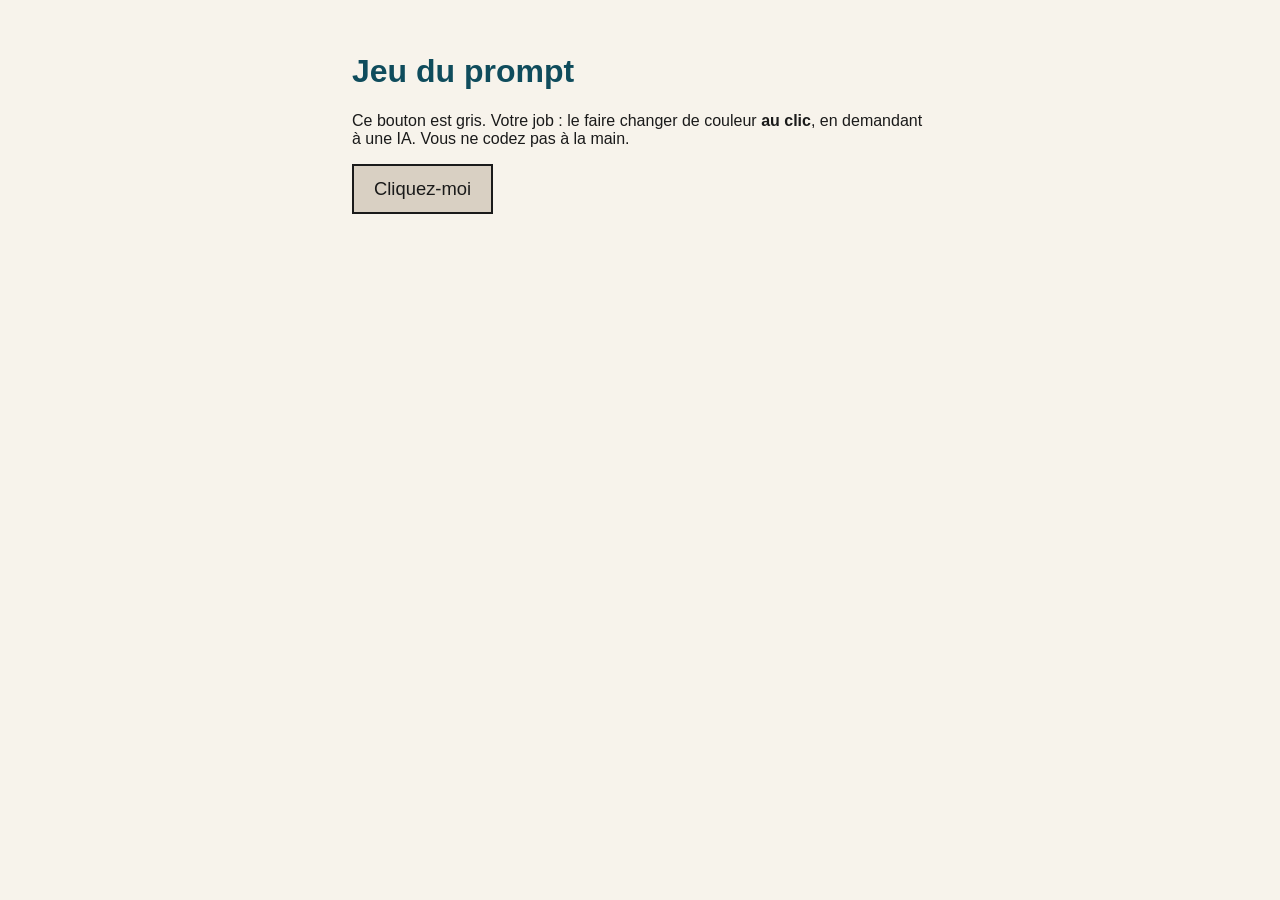
<file: e1-5/index.html>
<!DOCTYPE html>
<html lang="fr" xmlns:mso="urn:schemas-microsoft-com:office:office" xmlns:msdt="uuid:C2F41010-65B3-11d1-A29F-00AA00C14882">
<head>
  <meta charset="utf-8">
  <meta name="viewport" content="width=device-width, initial-scale=1">
  <title>Jeu du prompt — e1-5</title>
  <style>
    /* Mise en page simple : on n’y touche pas pendant l’exercice. */
    body {
      margin: 0;
      font-family: Arial, Helvetica, sans-serif;
      background: #f7f3eb;
      color: #1a1a1a;
      padding: 2rem 1.25rem;
    }
    main { max-width: 36rem; margin: 0 auto; }
    h1 { color: #0f4c5c; }
 
    /* Le bouton à transformer. Son id est "magic" : citez-le dans le prompt. */
    #magic {
      font-size: 1.15rem;
      padding: 0.75rem 1.25rem;
      border: 2px solid #1a1a1a;
      background: #d9d0c3;
      color: #1a1a1a;
      cursor: pointer;
    }
  </style>
 
<!--[if gte mso 9]><xml>
<mso:CustomDocumentProperties>
<mso:xd_Signature msdt:dt="string"></mso:xd_Signature>
<mso:display_urn_x003a_schemas-microsoft-com_x003a_office_x003a_office_x0023_Editor msdt:dt="string">Marc D�nervaud</mso:display_urn_x003a_schemas-microsoft-com_x003a_office_x003a_office_x0023_Editor>
<mso:Order msdt:dt="string">10534700.0000000</mso:Order>
<mso:display_urn_x003a_schemas-microsoft-com_x003a_office_x003a_office_x0023_Author msdt:dt="string">Marc D�nervaud</mso:display_urn_x003a_schemas-microsoft-com_x003a_office_x003a_office_x0023_Author>
<mso:xd_ProgID msdt:dt="string"></mso:xd_ProgID>
<mso:_ExtendedDescription msdt:dt="string"></mso:_ExtendedDescription>
<mso:ComplianceAssetId msdt:dt="string"></mso:ComplianceAssetId>
<mso:TemplateUrl msdt:dt="string"></mso:TemplateUrl>
<mso:ContentTypeId msdt:dt="string">0x010100B084A62CD3C5F842BB23EB74256B6499</mso:ContentTypeId>
<mso:TriggerFlowInfo msdt:dt="string"></mso:TriggerFlowInfo>
<mso:_SourceUrl msdt:dt="string"></mso:_SourceUrl>
<mso:_SharedFileIndex msdt:dt="string"></mso:_SharedFileIndex>
</mso:CustomDocumentProperties>
</xml><![endif]-->
</head>
<body>
  <main>
    <h1>Jeu du prompt</h1>
    <p>Ce bouton est gris. Votre job : le faire changer de couleur <strong>au clic</strong>, en demandant à une IA. Vous ne codez pas à la main.</p>
    <button type="button" id="magic">Cliquez-moi</button>
  </main>
 
  <script>
    document.getElementById('magic').addEventListener('click', function () {
      this.style.background = '#e36414';
      this.style.color = '#ffffff';
    });
  </script>
</body>
</html>
</file>
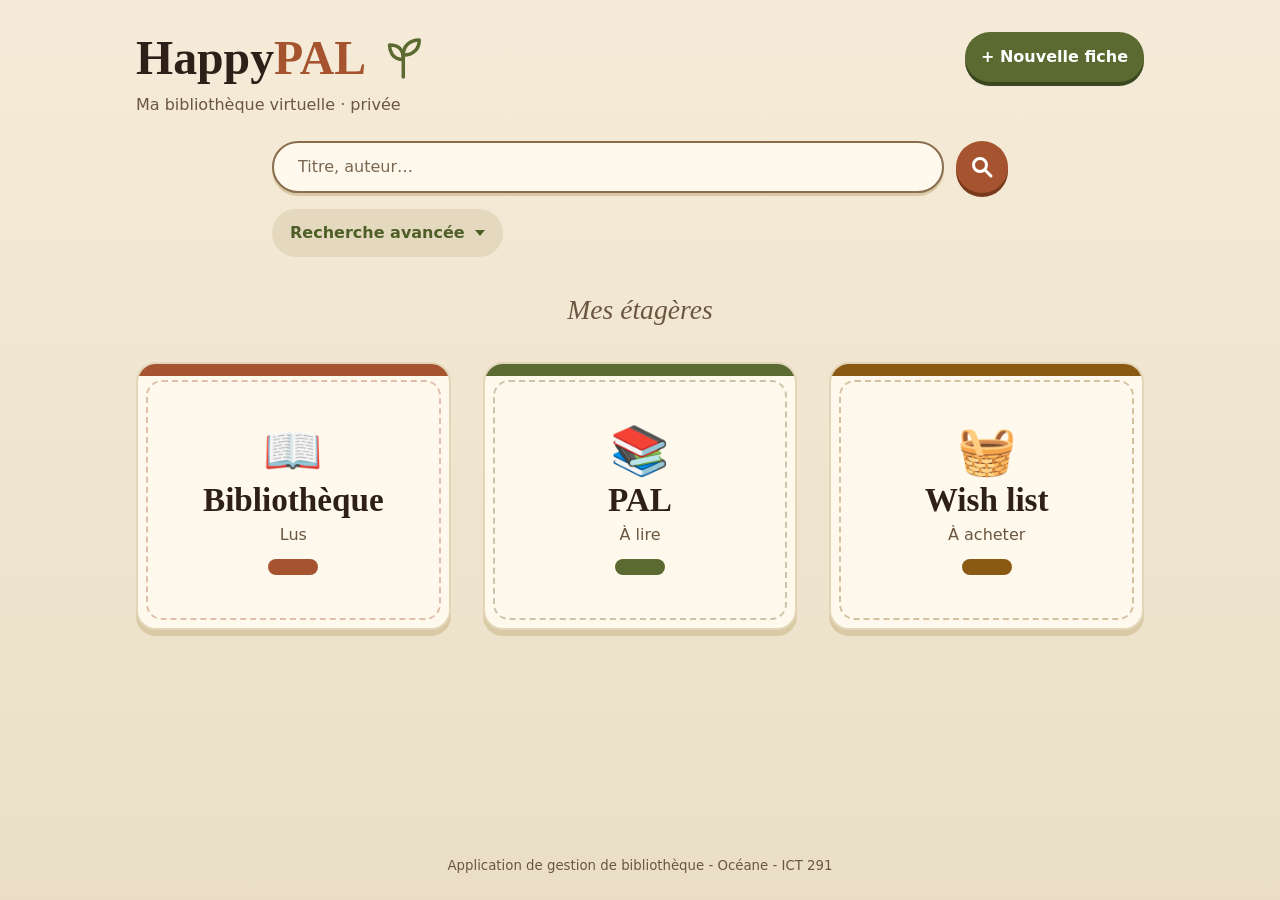
<file: e3-1/index.html>
<!DOCTYPE html>
<html lang="fr">
<head>
  <meta charset="utf-8">
  <meta name="viewport" content="width=device-width, initial-scale=1">
  <meta name="description" content="HappyPAL, ma bibliothèque virtuelle privée : livres lus, pile à lire et wish list.">
  <title>HappyPAL — Ma bibliothèque virtuelle</title>
  <link rel="stylesheet" href="style.css">
</head>
<body>

  <header>
    <div class="marque">
      <h1>
        Happy<span class="pal">PAL</span>
        <!-- Petite pousse décorative -->
        <svg class="pousse" width="28" height="34" viewBox="0 0 28 34" fill="none" aria-hidden="true" focusable="false">
          <path d="M14 31V17" />
          <path d="M14 19C6 19 4.5 12.5 4.5 9C12 9 14 13 14 19Z" />
          <path d="M14 16C14 10 18 5.5 25 5.5C25 11.5 21 16 14 16Z" />
        </svg>
      </h1>
      <p class="slogan">Ma bibliothèque virtuelle · privée</p>
    </div>

    <button type="button" class="btn-primaire">+ Nouvelle fiche</button>

    <nav class="recherche" aria-label="Recherche dans ma bibliothèque">
      <form class="recherche-form" role="search" action="#" method="get">
        <label class="sr-only" for="recherche">Rechercher un livre par titre ou auteur</label>
        <input type="search" id="recherche" name="q" class="champ-recherche"
               placeholder="Titre, auteur…" autocomplete="off">
        <button type="submit" class="btn-loupe" aria-label="Rechercher">
          <svg width="24" height="24" viewBox="0 0 24 24" fill="none" aria-hidden="true" focusable="false">
            <circle cx="10" cy="10" r="6.5" />
            <path d="M15 15L21 21" />
          </svg>
        </button>
      </form>

      <details class="recherche-avancee">
        <summary>Recherche avancée</summary>
        <div class="filtres">
          <!-- Les filtres (état, type…) viendront en semaine 12 -->
          <p>En construction !</p>
        </div>
      </details>
    </nav>
  </header>

  <main>
    <h2 class="titre-etageres" id="titre-etageres">Mes étagères</h2>

    <section class="cartes-grille" aria-labelledby="titre-etageres">

      <article class="carte carte--lus">
        <a class="carte-lien" href="#bibliotheque">
          <span class="carte-icone" aria-hidden="true">📖</span>
          <h3>Bibliothèque</h3>
          <p class="etat">Lus</p>
          <span class="compteur"><span class="sr-only"> livres</span></span>
        </a>
      </article>

      <article class="carte carte--pal">
        <a class="carte-lien" href="#pal">
          <span class="carte-icone" aria-hidden="true">📚</span>
          <h3>PAL</h3>
          <p class="etat">À lire</p>
          <span class="compteur"><span class="sr-only"> livres</span></span>
        </a>
      </article>

      <article class="carte carte--wishlist">
        <a class="carte-lien" href="#wishlist">
          <span class="carte-icone" aria-hidden="true">🧺</span>
          <h3>Wish list</h3>
          <p class="etat">À acheter</p>
          <span class="compteur"><span class="sr-only"> livres</span></span>
        </a>
      </article>

    </section>
  </main>

  <footer>
    <p>Application de gestion de bibliothèque - Océane - ICT 291</p>
  </footer>

</body>
</html>
</file>
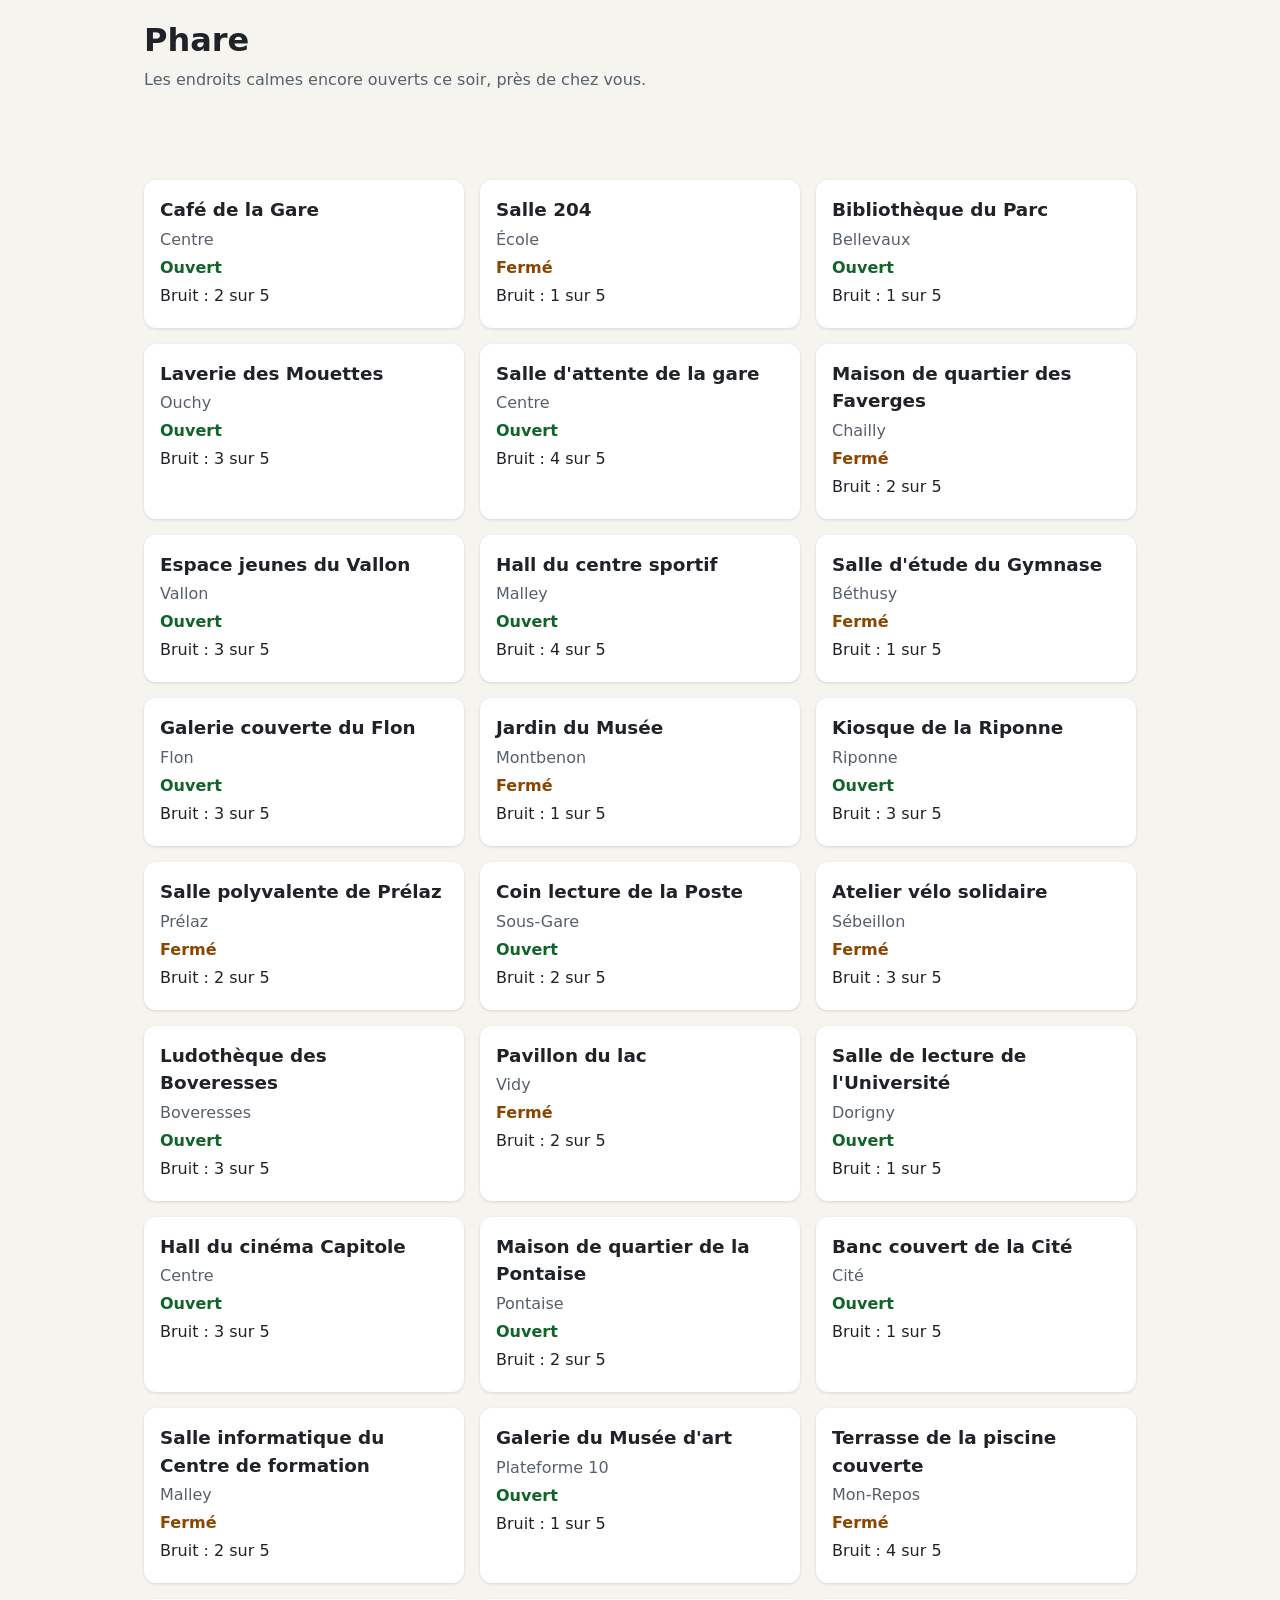
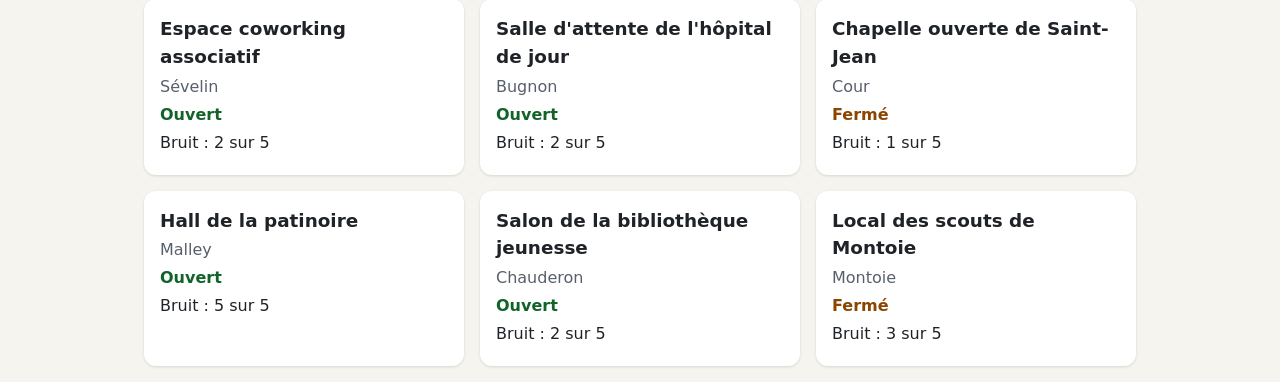
<file: s11/s11-1/index.html>
<!DOCTYPE html>
<html lang="fr">
<head>
  <meta charset="UTF-8">
  <meta name="viewport" content="width=device-width, initial-scale=1">
  <title>Phare : les endroits calmes encore ouverts</title>
  <link rel="icon" href="data:,">
  <link rel="stylesheet" href="style.css">
</head>
<body>
  <header>
    <h1>Phare</h1>
    <p>Les endroits calmes encore ouverts ce soir, près de chez vous.</p>
  </header>

  <main>
    <p id="etat" role="status"></p>

    <section id="liste-cartes" aria-label="Lieux"></section>
  </main>

  <script src="app.js"></script>
</body>
</html>
</file>
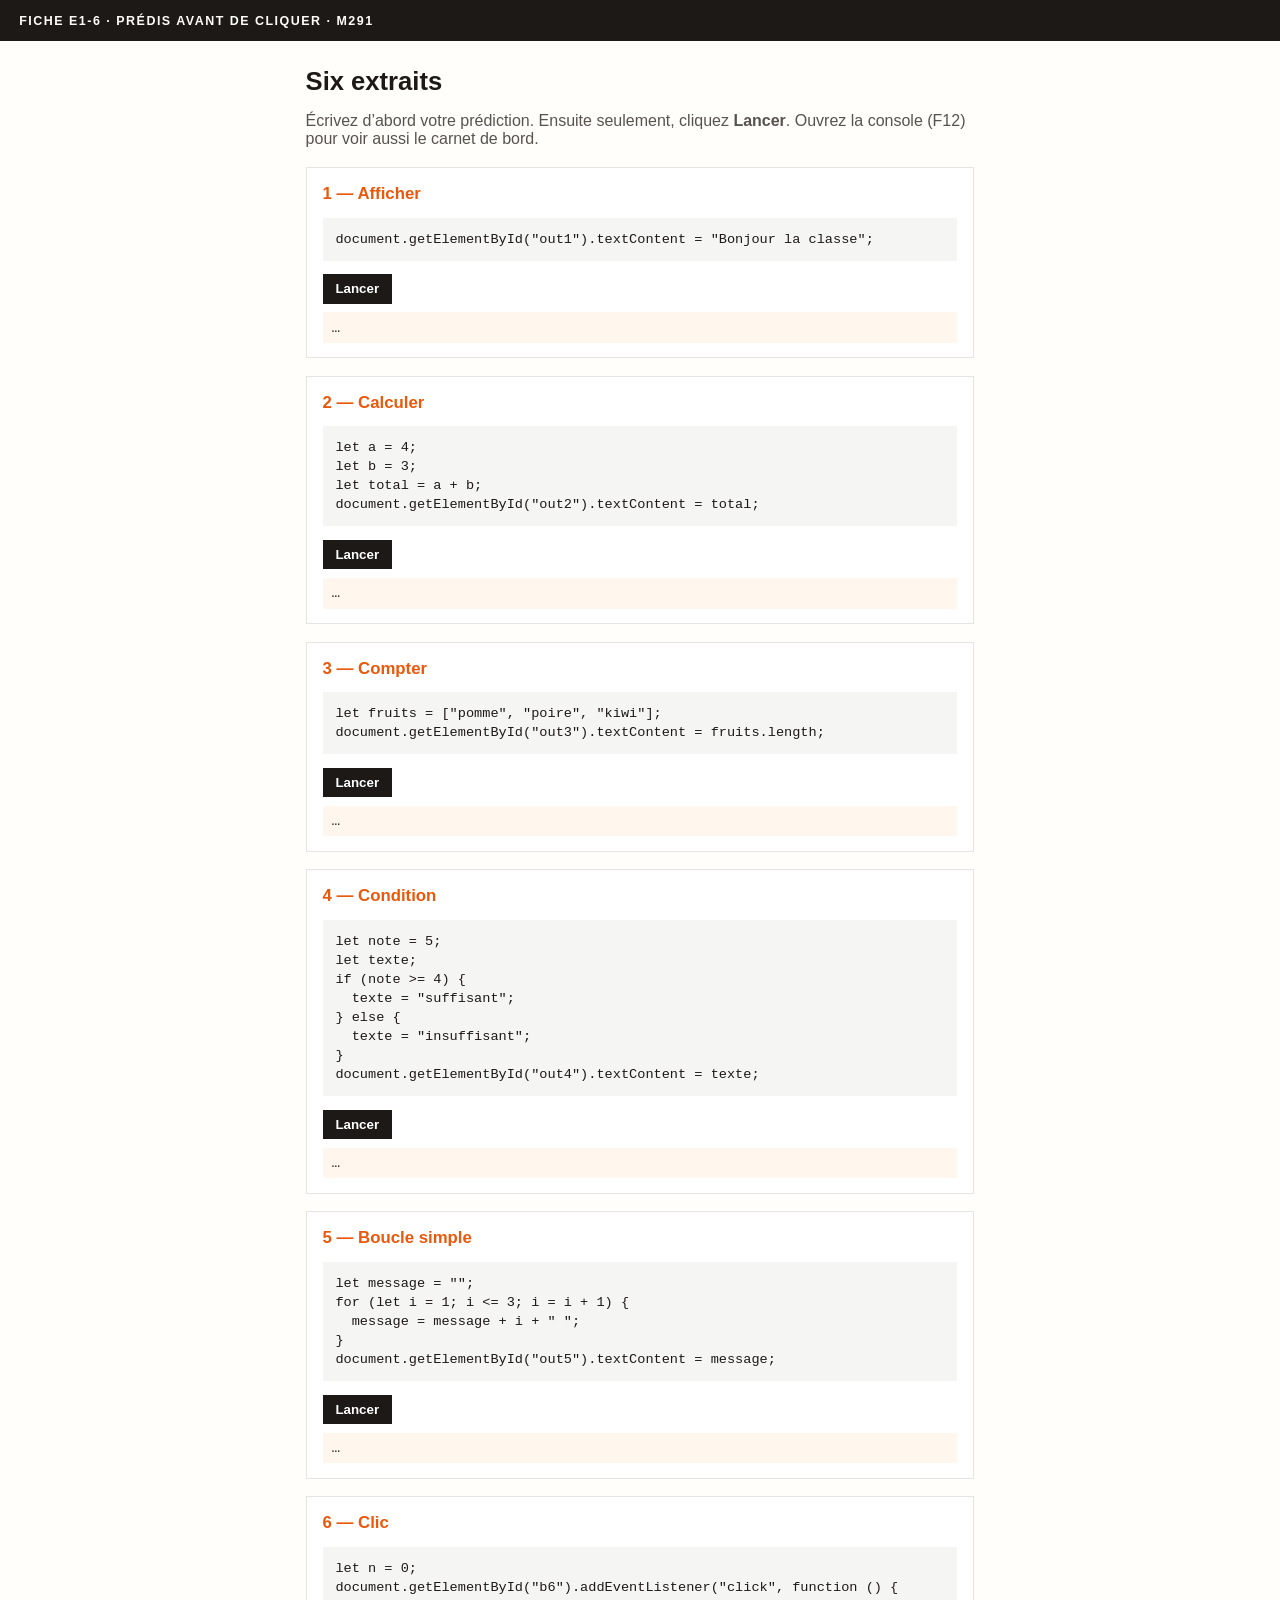
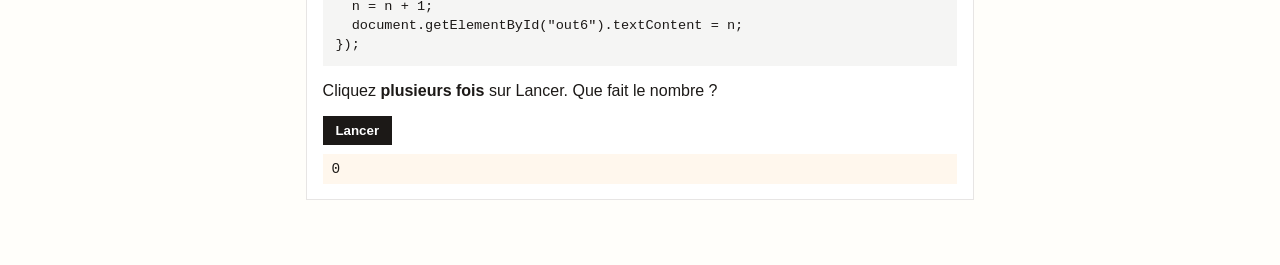
<file: e1-6/six-extraits.html>
<!DOCTYPE html>
<html lang="fr" xmlns:mso="urn:schemas-microsoft-com:office:office" xmlns:msdt="uuid:C2F41010-65B3-11d1-A29F-00AA00C14882">
<head>
  <meta charset="utf-8">
  <meta name="viewport" content="width=device-width, initial-scale=1">
  <title>e1-6 — Prédis avant de cliquer</title>
  <style>
    :root { --ink:#1c1917; --band:#1c1917; --accent:#ea580c; --bg:#fffefa; --paper:#f5f5f4; }
    * { box-sizing: border-box; }
    body { margin:0; font-family: Arial, Helvetica, sans-serif; background:var(--bg); color:var(--ink); }
    header { background:var(--band); color:#fffefa; padding:0.85rem 1.2rem; letter-spacing:.12em; text-transform:uppercase; font-size:.78rem; font-weight:700; }
    main { max-width: 44rem; margin:0 auto; padding:1.4rem 1.1rem 3rem; }
    h1 { font-size:1.6rem; margin:.2rem 0 0.6rem; }
    .lead { color:#57534e; margin-bottom:1.2rem; }
    article { background:#fff; border:1px solid #e7e5e4; margin:0 0 1.1rem; padding:1rem 1rem 0.9rem; }
    article h2 { margin:0 0 .4rem; font-size:1.05rem; color:var(--accent); }
    pre { background:var(--paper); padding:.75rem .8rem; overflow:auto; font-size:.85rem; line-height:1.4; }
    button { background:var(--band); color:#fff; border:0; padding:.45rem .8rem; font-weight:700; cursor:pointer; }
    button:hover { background:var(--accent); }
    .out { min-height:1.4rem; margin:.55rem 0 0; padding:.45rem .55rem; background:#fff7ed; font-family: ui-monospace, monospace; font-size:.9rem; }
  </style>

<!--[if gte mso 9]><xml>
<mso:CustomDocumentProperties>
<mso:xd_Signature msdt:dt="string"></mso:xd_Signature>
<mso:display_urn_x003a_schemas-microsoft-com_x003a_office_x003a_office_x0023_Editor msdt:dt="string">Marc D�nervaud</mso:display_urn_x003a_schemas-microsoft-com_x003a_office_x003a_office_x0023_Editor>
<mso:Order msdt:dt="string">10534500.0000000</mso:Order>
<mso:display_urn_x003a_schemas-microsoft-com_x003a_office_x003a_office_x0023_Author msdt:dt="string">Marc D�nervaud</mso:display_urn_x003a_schemas-microsoft-com_x003a_office_x003a_office_x0023_Author>
<mso:xd_ProgID msdt:dt="string"></mso:xd_ProgID>
<mso:_ExtendedDescription msdt:dt="string"></mso:_ExtendedDescription>
<mso:ComplianceAssetId msdt:dt="string"></mso:ComplianceAssetId>
<mso:TemplateUrl msdt:dt="string"></mso:TemplateUrl>
<mso:ContentTypeId msdt:dt="string">0x010100B084A62CD3C5F842BB23EB74256B6499</mso:ContentTypeId>
<mso:TriggerFlowInfo msdt:dt="string"></mso:TriggerFlowInfo>
<mso:_SourceUrl msdt:dt="string"></mso:_SourceUrl>
<mso:_SharedFileIndex msdt:dt="string"></mso:_SharedFileIndex>
</mso:CustomDocumentProperties>
</xml><![endif]-->
</head>
<body>
  <header>Fiche e1-6 · Prédis avant de cliquer · M291</header>
  <main>
    <h1>Six extraits</h1>
    <p class="lead">Écrivez d’abord votre prédiction. Ensuite seulement, cliquez <strong>Lancer</strong>. Ouvrez la console (F12) pour voir aussi le carnet de bord.</p>

    <article>
      <h2>1 — Afficher</h2>
      <pre>document.getElementById("out1").textContent = "Bonjour la classe";</pre>
      <button type="button" id="b1">Lancer</button>
      <div class="out" id="out1">…</div>
    </article>

    <article>
      <h2>2 — Calculer</h2>
      <pre>let a = 4;
let b = 3;
let total = a + b;
document.getElementById("out2").textContent = total;</pre>
      <button type="button" id="b2">Lancer</button>
      <div class="out" id="out2">…</div>
    </article>

    <article>
      <h2>3 — Compter</h2>
      <pre>let fruits = ["pomme", "poire", "kiwi"];
document.getElementById("out3").textContent = fruits.length;</pre>
      <button type="button" id="b3">Lancer</button>
      <div class="out" id="out3">…</div>
    </article>

    <article>
      <h2>4 — Condition</h2>
      <pre>let note = 5;
let texte;
if (note >= 4) {
  texte = "suffisant";
} else {
  texte = "insuffisant";
}
document.getElementById("out4").textContent = texte;</pre>
      <button type="button" id="b4">Lancer</button>
      <div class="out" id="out4">…</div>
    </article>

    <article>
      <h2>5 — Boucle simple</h2>
      <pre>let message = "";
for (let i = 1; i <= 3; i = i + 1) {
  message = message + i + " ";
}
document.getElementById("out5").textContent = message;</pre>
      <button type="button" id="b5">Lancer</button>
      <div class="out" id="out5">…</div>
    </article>

    <article>
      <h2>6 — Clic</h2>
      <pre>let n = 0;
document.getElementById("b6").addEventListener("click", function () {
  n = n + 1;
  document.getElementById("out6").textContent = n;
});</pre>
      <p>Cliquez <strong>plusieurs fois</strong> sur Lancer. Que fait le nombre ?</p>
      <button type="button" id="b6">Lancer</button>
      <div class="out" id="out6">0</div>
    </article>
  </main>
  <script>
    document.getElementById("b1").addEventListener("click", function () {
      document.getElementById("out1").textContent = "Bonjour la classe";
      console.log("extrait 1 : texte affiché");
    });
    document.getElementById("b2").addEventListener("click", function () {
      let a = 4;
      let b = 3;
      let total = a + b;
      document.getElementById("out2").textContent = total;
      console.log("extrait 2 :", total);
    });
    document.getElementById("b3").addEventListener("click", function () {
      let fruits = ["pomme", "poire", "kiwi"];
      document.getElementById("out3").textContent = fruits.length;
      console.log("extrait 3 :", fruits.length);
    });
    document.getElementById("b4").addEventListener("click", function () {
      let note = 5;
      let texte;
      if (note >= 4) {
        texte = "suffisant";
      } else {
        texte = "insuffisant";
      }
      document.getElementById("out4").textContent = texte;
      console.log("extrait 4 :", texte);
    });
    document.getElementById("b5").addEventListener("click", function () {
      let message = "";
      for (let i = 1; i <= 3; i = i + 1) {
        message = message + i + " ";
      }
      document.getElementById("out5").textContent = message;
      console.log("extrait 5 :", message);
    });
    let n = 0;
    document.getElementById("b6").addEventListener("click", function () {
      n = n + 1;
      document.getElementById("out6").textContent = n;
      console.log("extrait 6 :", n);
    });
  </script>
</body>
</html>
</file>
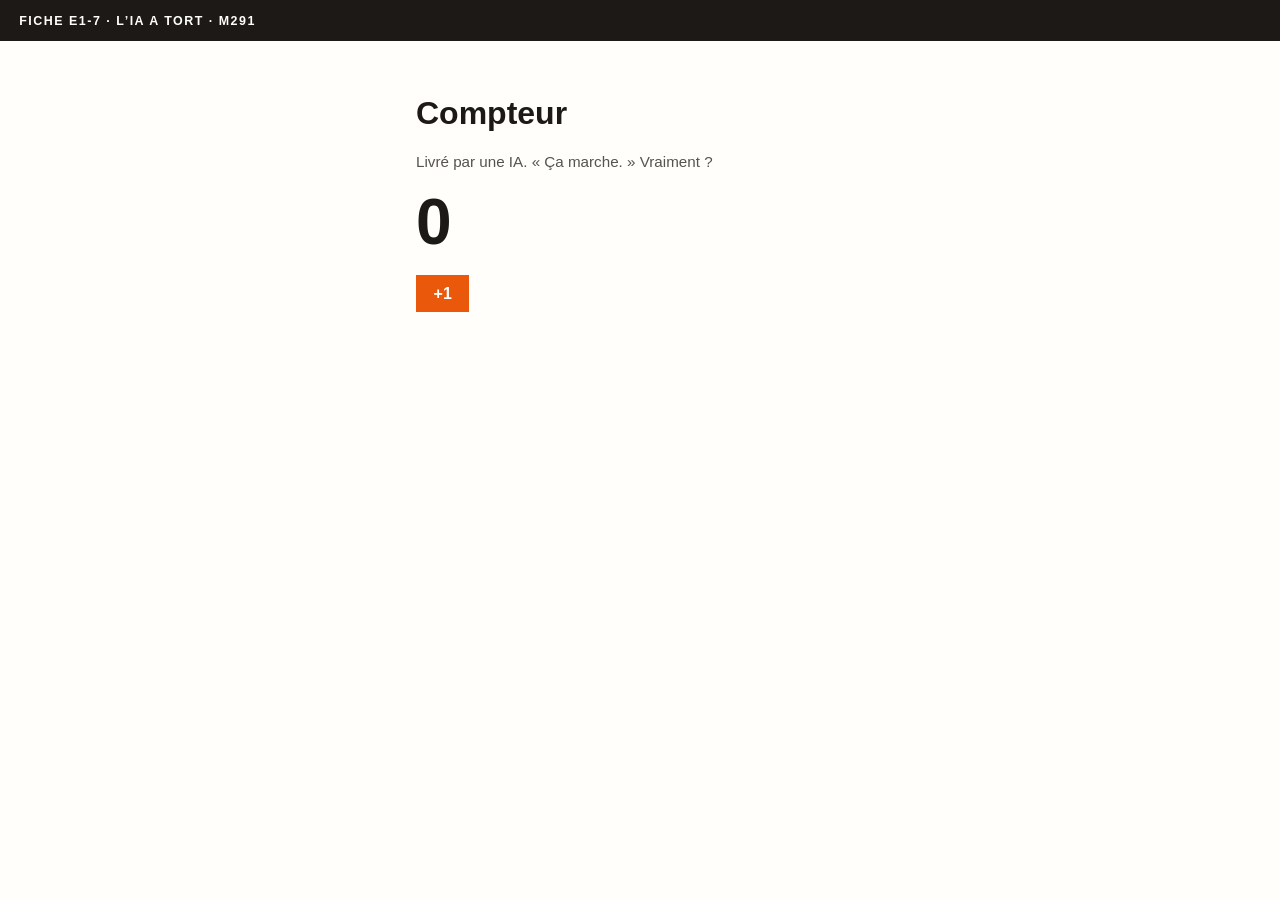
<file: e1-7/compteur.html>
<!DOCTYPE html>
<html lang="fr" xmlns:mso="urn:schemas-microsoft-com:office:office" xmlns:msdt="uuid:C2F41010-65B3-11d1-A29F-00AA00C14882">
<head>
  <meta charset="utf-8">
  <meta name="viewport" content="width=device-width, initial-scale=1">
  <title>Compteur — e1-7 (version livrée par l’IA)</title>
  <style>
    body { font-family: Arial, Helvetica, sans-serif; background:#fffefa; color:#1c1917; margin:0; }
    header { background:#1c1917; color:#fffefa; padding:.85rem 1.2rem; letter-spacing:.12em; text-transform:uppercase; font-size:.78rem; font-weight:700; }
    main { max-width: 28rem; margin:0 auto; padding:2rem 1.1rem; }
    .count { font-size: 4rem; font-weight:700; margin:.4rem 0 1rem; }
    button { background:#ea580c; color:#fff; border:0; padding:.6rem 1.1rem; font-size:1rem; font-weight:700; cursor:pointer; }
    .note { color:#57534e; font-size:.95rem; }
  </style>

<!--[if gte mso 9]><xml>
<mso:CustomDocumentProperties>
<mso:xd_Signature msdt:dt="string"></mso:xd_Signature>
<mso:display_urn_x003a_schemas-microsoft-com_x003a_office_x003a_office_x0023_Editor msdt:dt="string">Marc D�nervaud</mso:display_urn_x003a_schemas-microsoft-com_x003a_office_x003a_office_x0023_Editor>
<mso:Order msdt:dt="string">10534600.0000000</mso:Order>
<mso:display_urn_x003a_schemas-microsoft-com_x003a_office_x003a_office_x0023_Author msdt:dt="string">Marc D�nervaud</mso:display_urn_x003a_schemas-microsoft-com_x003a_office_x003a_office_x0023_Author>
<mso:xd_ProgID msdt:dt="string"></mso:xd_ProgID>
<mso:_ExtendedDescription msdt:dt="string"></mso:_ExtendedDescription>
<mso:ComplianceAssetId msdt:dt="string"></mso:ComplianceAssetId>
<mso:TemplateUrl msdt:dt="string"></mso:TemplateUrl>
<mso:ContentTypeId msdt:dt="string">0x010100B084A62CD3C5F842BB23EB74256B6499</mso:ContentTypeId>
<mso:TriggerFlowInfo msdt:dt="string"></mso:TriggerFlowInfo>
<mso:_SourceUrl msdt:dt="string"></mso:_SourceUrl>
<mso:_SharedFileIndex msdt:dt="string"></mso:_SharedFileIndex>
</mso:CustomDocumentProperties>
</xml><![endif]-->
</head>
<body>
  <header>Fiche e1-7 · L’IA a tort · M291</header>
  <main>
    <h1>Compteur</h1>
    <p class="note">Livré par une IA. « Ça marche. » Vraiment ?</p>
    <p class="count" id="affiche">0</p>
    <button type="button" id="plus">+1</button>
  </main>
  <script>
    // Boîte « n » : le vrai compteur, en mémoire.
    let n = 0;

    const bouton = document.getElementById("plus");

    bouton.addEventListener("click", function () {
      n = n + 1;
      console.log("n vaut maintenant", n);
      document.getElementById("affiche").textContent = n;
    });
  </script>
</body>
</html>
</file>
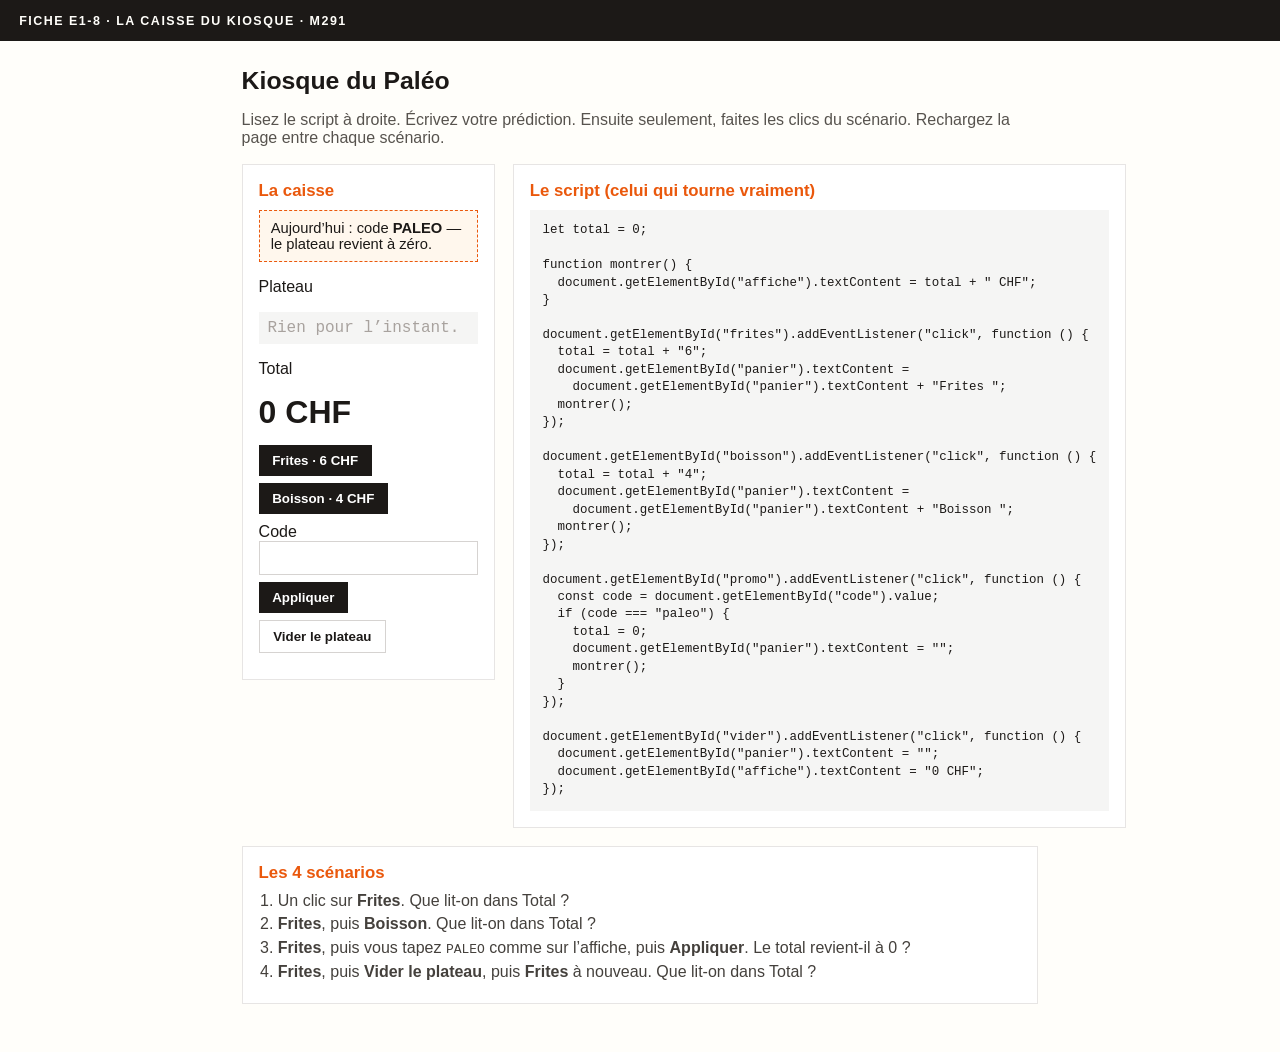
<file: e1-8/caisse.html>
<!DOCTYPE html>
<html lang="fr">
<head>
  <meta charset="utf-8">
  <meta name="viewport" content="width=device-width, initial-scale=1">
  <title>e1-8 — La caisse du kiosque</title>
  <style>
    :root { --ink:#1c1917; --band:#1c1917; --accent:#ea580c; --bg:#fffefa; --paper:#f5f5f4; }
    * { box-sizing: border-box; }
    body { margin:0; font-family: Arial, Helvetica, sans-serif; background:var(--bg); color:var(--ink); }
    header { background:var(--band); color:#fffefa; padding:0.85rem 1.2rem; letter-spacing:.12em; text-transform:uppercase; font-size:.78rem; font-weight:700; }
    main { max-width: 52rem; margin:0 auto; padding:1.4rem 1.1rem 3rem; }
    h1 { font-size:1.55rem; margin:.2rem 0 .45rem; }
    .lead { color:#57534e; margin-bottom:1.1rem; }
    .grid { display:grid; gap:1.1rem; }
    @media (min-width: 720px) { .grid { grid-template-columns: 1fr 1.15fr; align-items:start; } }
    .card { background:#fff; border:1px solid #e7e5e4; padding:1rem 1rem 1.05rem; }
    .card h2 { margin:0 0 .55rem; font-size:1.05rem; color:var(--accent); }
    .affiche-code { background:#fff7ed; border:1px dashed #ea580c; padding:.55rem .7rem; margin:0 0 .8rem; font-size:.92rem; }
    .panier { min-height:1.4rem; margin:.2rem 0 .7rem; padding:.45rem .55rem; background:var(--paper); font-family: ui-monospace, monospace; }
    .panier:empty::before { content:"Rien pour l’instant."; color:#a8a29e; }
    .total { font-size:2rem; font-weight:700; margin:.15rem 0 .85rem; }
    .row { display:flex; flex-wrap:wrap; gap:.45rem; margin-bottom:.55rem; }
    button { background:var(--band); color:#fff; border:0; padding:.5rem .85rem; font-weight:700; cursor:pointer; }
    button:hover { background:var(--accent); }
    button.ghost { background:#fff; color:var(--ink); border:1px solid #d6d3d1; }
    button.ghost:hover { border-color:var(--accent); color:var(--accent); background:#fff; }
    input { font:inherit; padding:.45rem .55rem; border:1px solid #d6d3d1; min-width:8rem; }
    pre { background:var(--paper); padding:.75rem .8rem; overflow:auto; font-size:.78rem; line-height:1.4; margin:0; }
    ol { margin:.3rem 0 0; padding-left:1.2rem; color:#44403c; }
    ol li { margin:0 0 .35rem; }
  </style>
</head>
<body>
  <header>Fiche e1-8 · La caisse du kiosque · M291</header>
  <main>
    <h1>Kiosque du Paléo</h1>
    <p class="lead">Lisez le script à droite. Écrivez votre prédiction. Ensuite seulement, faites les clics du scénario. Rechargez la page entre chaque scénario.</p>

    <div class="grid">
      <section class="card">
        <h2>La caisse</h2>
        <p class="affiche-code">Aujourd’hui : code <strong>PALEO</strong> — le plateau revient à zéro.</p>
        <p>Plateau</p>
        <p class="panier" id="panier"></p>
        <p>Total</p>
        <p class="total" id="affiche">0 CHF</p>
        <div class="row">
          <button type="button" id="frites">Frites · 6 CHF</button>
          <button type="button" id="boisson">Boisson · 4 CHF</button>
        </div>
        <div class="row">
          <label>Code <input id="code" type="text" autocomplete="off" spellcheck="false"></label>
          <button type="button" id="promo">Appliquer</button>
          <button type="button" class="ghost" id="vider">Vider le plateau</button>
        </div>
      </section>

      <section class="card">
        <h2>Le script (celui qui tourne vraiment)</h2>
        <pre>let total = 0;

function montrer() {
  document.getElementById("affiche").textContent = total + " CHF";
}

document.getElementById("frites").addEventListener("click", function () {
  total = total + "6";
  document.getElementById("panier").textContent =
    document.getElementById("panier").textContent + "Frites ";
  montrer();
});

document.getElementById("boisson").addEventListener("click", function () {
  total = total + "4";
  document.getElementById("panier").textContent =
    document.getElementById("panier").textContent + "Boisson ";
  montrer();
});

document.getElementById("promo").addEventListener("click", function () {
  const code = document.getElementById("code").value;
  if (code === "paleo") {
    total = 0;
    document.getElementById("panier").textContent = "";
    montrer();
  }
});

document.getElementById("vider").addEventListener("click", function () {
  document.getElementById("panier").textContent = "";
  document.getElementById("affiche").textContent = "0 CHF";
});</pre>
      </section>
    </div>

    <section class="card" style="margin-top:1.1rem;">
      <h2>Les 4 scénarios</h2>
      <ol>
        <li>Un clic sur <strong>Frites</strong>. Que lit-on dans Total ?</li>
        <li><strong>Frites</strong>, puis <strong>Boisson</strong>. Que lit-on dans Total ?</li>
        <li><strong>Frites</strong>, puis vous tapez <code>PALEO</code> comme sur l’affiche, puis <strong>Appliquer</strong>. Le total revient-il à 0 ?</li>
        <li><strong>Frites</strong>, puis <strong>Vider le plateau</strong>, puis <strong>Frites</strong> à nouveau. Que lit-on dans Total ?</li>
      </ol>
    </section>
  </main>
  <script>
    let total = 0;

    function montrer() {
      document.getElementById("affiche").textContent = total + " CHF";
    }

    document.getElementById("frites").addEventListener("click", function () {
      total = total + "6";
      document.getElementById("panier").textContent =
        document.getElementById("panier").textContent + "Frites ";
      montrer();
      console.log("total :", total);
    });

    document.getElementById("boisson").addEventListener("click", function () {
      total = total + "4";
      document.getElementById("panier").textContent =
        document.getElementById("panier").textContent + "Boisson ";
      montrer();
      console.log("total :", total);
    });

    document.getElementById("promo").addEventListener("click", function () {
      const code = document.getElementById("code").value;
      if (code === "paleo") {
        total = 0;
        document.getElementById("panier").textContent = "";
        montrer();
      }
      console.log("code tapé :", JSON.stringify(code));
    });

    document.getElementById("vider").addEventListener("click", function () {
      document.getElementById("panier").textContent = "";
      document.getElementById("affiche").textContent = "0 CHF";
      console.log("plateau vidé, total en mémoire :", total);
    });
  </script>
</body>
</html>
</file>
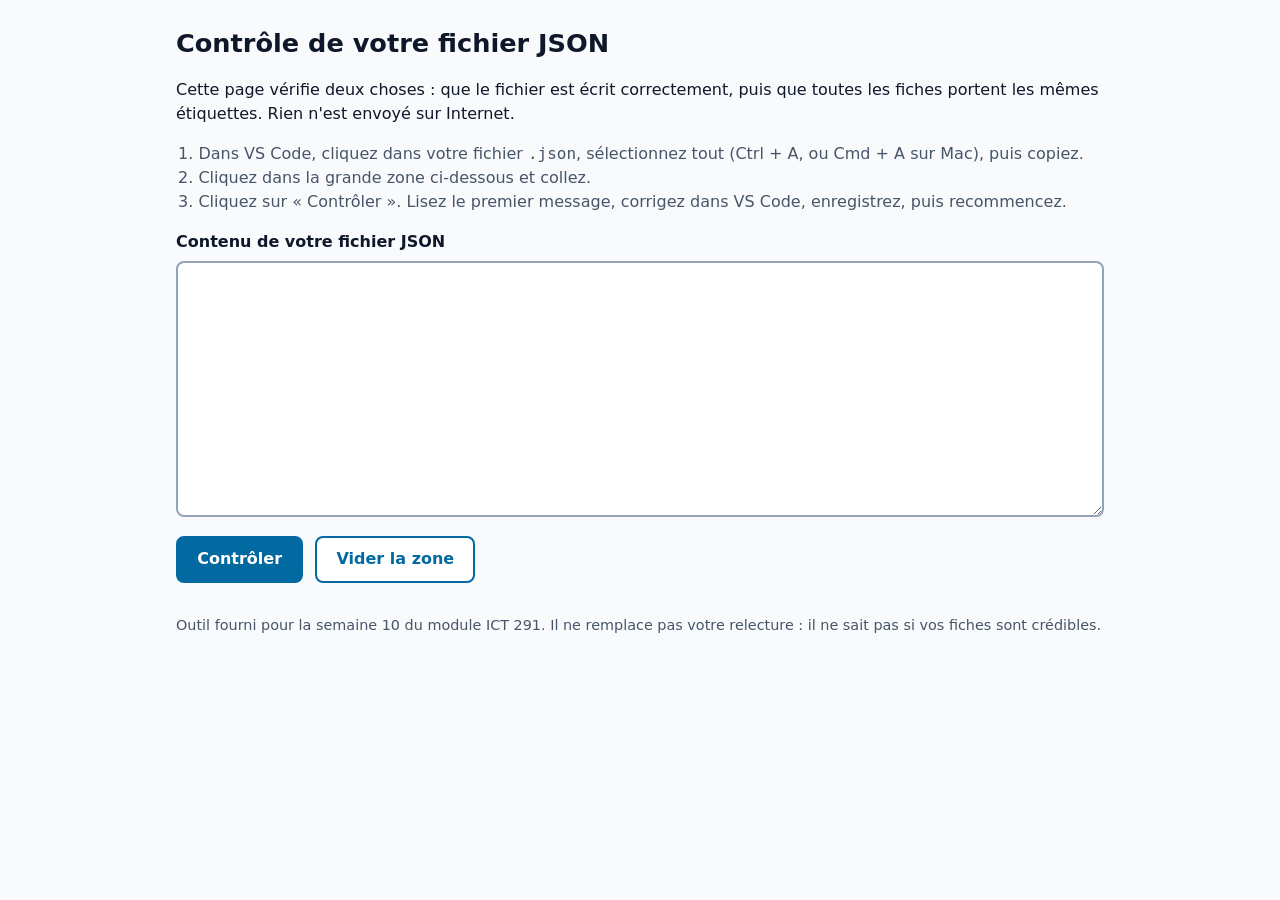
<file: s10-1/controle-json.html>
<!DOCTYPE html>
<html lang="fr">
<head>
  <meta charset="utf-8">
  <meta name="viewport" content="width=device-width, initial-scale=1">
  <title>Contrôle JSON — ICT 291</title>
  <link rel="icon" href="data:,">
  <style>
    :root {
      --fond: #f8fafc;
      --encre: #0f172a;
      --discret: #475569;
      --accent: #0369a1;
      --ok: #166534;
      --ok-fond: #dcfce7;
      --erreur: #b91c1c;
      --erreur-fond: #fee2e2;
      --alerte: #92400e;
      --alerte-fond: #fef3c7;
    }
    * { box-sizing: border-box; }
    body {
      margin: 0;
      font-family: system-ui, -apple-system, "Segoe UI", sans-serif;
      background: var(--fond);
      color: var(--encre);
      line-height: 1.5;
    }
    main { max-width: 60rem; margin: 0 auto; padding: 1.5rem 1rem 3rem; }
    h1 { font-size: 1.6rem; margin: 0 0 .5rem; }
    h2 { font-size: 1.15rem; margin: 1.5rem 0 .5rem; }
    ol.mode { padding-left: 1.4rem; color: var(--discret); }
    label { display: block; font-weight: 600; margin: 1rem 0 .4rem; }
    textarea {
      width: 100%;
      min-height: 16rem;
      font: 0.95rem/1.4 ui-monospace, "SF Mono", Menlo, Consolas, monospace;
      padding: .75rem;
      border: 2px solid #94a3b8;
      border-radius: 8px;
      background: #fff;
      color: var(--encre);
      resize: vertical;
    }
    .actions { display: flex; flex-wrap: wrap; gap: .75rem; margin-top: .75rem; }
    button {
      min-height: 44px;
      min-width: 44px;
      padding: .6rem 1.2rem;
      font: inherit;
      font-weight: 600;
      border-radius: 8px;
      border: 2px solid var(--accent);
      cursor: pointer;
    }
    #controler { background: var(--accent); color: #fff; }
    #effacer { background: #fff; color: var(--accent); }
    button:focus-visible, textarea:focus-visible {
      outline: 3px solid var(--encre);
      outline-offset: 2px;
    }
    .bilan { margin-top: 1.25rem; padding: 1rem; border-radius: 8px; border-left: 6px solid; }
    .bilan p { margin: .25rem 0; }
    .bilan.ok { background: var(--ok-fond); border-color: var(--ok); }
    .bilan.erreur { background: var(--erreur-fond); border-color: var(--erreur); }
    .bilan.alerte { background: var(--alerte-fond); border-color: var(--alerte); }
    .verdict { font-weight: 700; font-size: 1.1rem; }
    pre.extrait {
      margin: .5rem 0;
      padding: .5rem;
      background: #fff;
      border-radius: 6px;
      overflow-x: auto;
      white-space: pre;
      font: 0.9rem/1.4 ui-monospace, Menlo, Consolas, monospace;
    }
    ul.remarques { padding-left: 1.2rem; }
    ul.remarques li { margin: .3rem 0; overflow-wrap: anywhere; }
    .tableau-scroll { overflow-x: auto; }
    table { border-collapse: collapse; width: 100%; background: #fff; }
    th, td { text-align: left; padding: .4rem .6rem; border-bottom: 1px solid #cbd5e1; vertical-align: top; overflow-wrap: break-word; }
    th:first-child, td:first-child, th:nth-child(2), td:nth-child(2) { white-space: nowrap; }
    td code, td { font-size: .95rem; }
    @media (max-width: 30rem) { th, td { padding: .35rem .4rem; font-size: .85rem; } }
    th { background: #e2e8f0; }
    code { font-family: ui-monospace, Menlo, Consolas, monospace; }
    footer { margin-top: 2rem; color: var(--discret); font-size: .9rem; }
  </style>
</head>
<body>
<main>
  <h1>Contrôle de votre fichier JSON</h1>
  <p>Cette page vérifie deux choses : que le fichier est écrit correctement, puis que toutes les fiches portent les mêmes étiquettes. Rien n'est envoyé sur Internet.</p>
  <ol class="mode">
    <li>Dans VS Code, cliquez dans votre fichier <code>.json</code>, sélectionnez tout (Ctrl + A, ou Cmd + A sur Mac), puis copiez.</li>
    <li>Cliquez dans la grande zone ci-dessous et collez.</li>
    <li>Cliquez sur « Contrôler ». Lisez le premier message, corrigez dans VS Code, enregistrez, puis recommencez.</li>
  </ol>

  <label for="saisie">Contenu de votre fichier JSON</label>
  <textarea id="saisie" spellcheck="false" autocomplete="off" autocapitalize="off"></textarea>
  <div class="actions">
    <button type="button" id="controler">Contrôler</button>
    <button type="button" id="effacer">Vider la zone</button>
  </div>

  <section id="resultat" aria-live="polite"></section>

  <footer>Outil fourni pour la semaine 10 du module ICT 291. Il ne remplace pas votre relecture : il ne sait pas si vos fiches sont crédibles.</footer>
</main>

<script>
/* Petit analyseur JSON qui explique la première erreur en français,
   avec le numéro de ligne. Il suit la grammaire de la RFC 8259. */
function ErreurJson(message, pos) { this.message = message; this.pos = pos; }

function analyser(texte) {
  var i = 0;
  function voir() { return texte.charAt(i); }
  function blancs() { while (i < texte.length && " \t\n\r".indexOf(texte.charAt(i)) !== -1) i++; }
  function erreur(msg, pos) { throw new ErreurJson(msg, pos === undefined ? i : pos); }
  function decrire(c) {
    if (c === "") return "la fin du fichier";
    if (c === "'") return "une apostrophe '";
    if (c === ",") return "une virgule";
    if (c === "}") return "une accolade fermante }";
    if (c === "]") return "un crochet fermant ]";
    if (c === "{") return "une accolade ouvrante {";
    return "« " + c + " »";
  }
  function mot() {
    var debut = i;
    while (i < texte.length && /[A-Za-zÀ-ÿ0-9_$]/.test(texte.charAt(i))) i++;
    return texte.slice(debut, i);
  }
  function valeur() {
    blancs();
    var c = voir();
    if (c === "{") return objet();
    if (c === "[") return tableau();
    if (c === '"') return chaine();
    if (c === "-" || (c >= "0" && c <= "9")) return nombre();
    if (c === "'") erreur("Un texte doit être entre guillemets doubles \"…\". Vous avez utilisé une apostrophe '.");
    if (c === "“" || c === "”" || c === "«") erreur("Guillemets typographiques (“ ” ou « ») : JSON n'accepte que le guillemet droit \" du clavier. Remplacez-les.");
    if (c === "`") erreur("Le texte commence par ``` : ce sont les marques de code ajoutées par l'IA. Supprimez ces lignes en haut et en bas, gardez seulement [ … ].");
    if (c === "") erreur("Le fichier s'arrête alors qu'une valeur est attendue. Il manque probablement la fin du fichier.");
    if (/[A-Za-zÀ-ÿ]/.test(c)) {
      var debut = i, m = mot();
      if (m === "true" || m === "false" || m === "null") return m === "true" ? true : (m === "false" ? false : null);
      if (m.toLowerCase() === "true" || m.toLowerCase() === "false")
        erreur("« " + m + " » : vrai et faux s'écrivent en minuscules et sans guillemets : true ou false.", debut);
      erreur("« " + m + " » n'est ni un nombre, ni true, ni false. Si c'est du texte, mettez-le entre guillemets doubles \"…\".", debut);
    }
    erreur("Une valeur est attendue ici, mais il y a " + decrire(c) + ".");
  }
  function chaine() {
    var debut = i; i++;
    while (i < texte.length) {
      var c = texte.charAt(i);
      if (c === '"') { i++; return JSON.parse(texte.slice(debut, i)); }
      if (c === "\\") { i += 2; continue; }
      if (c === "\n") erreur("Ce texte n'est pas refermé : il manque le guillemet \" de fin sur cette ligne.", debut);
      i++;
    }
    erreur("Ce texte n'est jamais refermé : il manque un guillemet \".", debut);
  }
  function nombre() {
    var debut = i;
    var m = /^-?(0|[1-9][0-9]*)(\.[0-9]+)?([eE][+-]?[0-9]+)?/.exec(texte.slice(i));
    if (!m) erreur("Nombre mal écrit.");
    /* 0791234567 ou 01200 : un 0 suivi d'un chiffre, c'est un numéro, pas un nombre. */
    if (m[1] === "0" && /[0-9]/.test(texte.charAt(i + m[0].length)))
      erreur("Un numéro de téléphone ou un NPA est un texte : mettez-le entre guillemets doubles.", debut);
    i += m[0].length;
    return Number(texte.slice(debut, i));
  }
  function objet() {
    var debutObjet = i, o = {};
    i++; blancs();
    if (voir() === "}") { i++; return o; }
    while (true) {
      blancs();
      var c = voir();
      if (c === "}") erreur("Virgule en trop : il y a une virgule juste avant cette accolade }. Après la dernière étiquette d'une fiche, pas de virgule.", derniereVirgule);
      if (c === "'") erreur("Une étiquette doit être entre guillemets doubles \"…\". Vous avez utilisé une apostrophe '.");
      if (c === "“" || c === "”" || c === "«") erreur("Guillemets typographiques (“ ” ou « ») : JSON n'accepte que le guillemet droit \" du clavier. Remplacez-les.");
      if (c !== '"') {
        if (/[A-Za-zÀ-ÿ_]/.test(c)) { var d = i, m = mot(); erreur("L'étiquette « " + m + " » n'a pas de guillemets. Écrivez \"" + m + "\".", d); }
        if (c === "") erreur("Le fichier s'arrête avant la fin d'une fiche : l'accolade { ouverte ici n'est jamais refermée.", debutObjet);
        erreur("Une étiquette entre guillemets doubles est attendue, mais il y a " + decrire(c) + ".");
      }
      var cle = chaine();
      blancs();
      if (voir() !== ":") erreur("Après l'étiquette \"" + cle + "\", il faut deux-points : avant la valeur.");
      i++;
      o[cle] = valeur();
      blancs();
      c = voir();
      if (c === "," && typeof o[cle] === "number" && /[0-9]/.test(texte.charAt(i + 1)))
        erreur("Les décimales s'écrivent avec un point, pas une virgule : 12.50 et non 12,50.");
      if (c === ",") { var derniereVirgule = i; i++; continue; }
      if (c === "}") { i++; return o; }
      if (c === '"') erreur("Il manque une virgule entre deux étiquettes : ajoutez-la à la fin de la ligne précédente.", finPrecedente());
      if (c === "") erreur("Le fichier s'arrête avant la fin d'une fiche : l'accolade { ouverte ici n'est jamais refermée.", debutObjet);
      erreur("Après une valeur, il faut une virgule (étiquette suivante) ou } (fin de la fiche). Il y a " + decrire(c) + ".");
    }
  }
  function tableau() {
    var debutTab = i, t = [];
    i++; blancs();
    if (voir() === "]") { i++; return t; }
    while (true) {
      blancs();
      if (voir() === "]") erreur("Virgule en trop : il y a une virgule juste avant ce crochet ]. Après la dernière fiche, pas de virgule.", derniereVirgule);
      t.push(valeur());
      blancs();
      var c = voir();
      if (c === ",") { var derniereVirgule = i; i++; continue; }
      if (c === "]") { i++; return t; }
      if (c === "{") erreur("Il manque une virgule entre deux fiches : ajoutez-la après l'accolade } de la fiche précédente.", finPrecedente());
      if (c === "") erreur("Le fichier s'arrête avant la fin : le crochet [ ouvert ici n'est jamais refermé. Ajoutez ] tout à la fin.", debutTab);
      erreur("Après une fiche, il faut une virgule (fiche suivante) ou ] (fin de la pile). Il y a " + decrire(c) + ".");
    }
  }
  function finPrecedente() {
    var j = i - 1;
    while (j > 0 && " \t\n\r".indexOf(texte.charAt(j)) !== -1) j--;
    return j;
  }
  blancs();
  if (texte.trim() === "") erreur("La zone est vide. Collez le contenu de votre fichier.");
  var resultat = valeur();
  blancs();
  if (i < texte.length && texte.charAt(i) === "`") erreur("Après le ] final, il reste ``` : la marque de code de l'IA. Supprimez-la.");
  if (i < texte.length) erreur("Du texte continue après la fin du fichier. Un fichier JSON contient une seule pile [ … ]. Il y a " + decrire(voir()) + ".");
  return resultat;
}

function positionLigne(texte, pos) {
  var avant = texte.slice(0, pos).split("\n");
  return { ligne: avant.length, colonne: avant[avant.length - 1].length + 1 };
}

/* Étiquettes de numéros : mots entiers, pour ne pas attraper « tel » dans « hotel ». */
var MOTS_NUMERO = ["tel", "telephone", "phone", "natel", "mobile", "portable", "fax", "npa", "cp", "postal", "codepostal", "zip", "code", "numero", "num", "no", "iban", "avs", "localite"];
function estEtiquetteNumero(c) {
  var mots = c.normalize("NFD").replace(/[\u0300-\u036f]/g, "")
    .replace(/([a-z0-9])([A-Z])/g, "$1 $2").toLowerCase().split(/[^a-z]+/);
  return mots.some(function (m) { return MOTS_NUMERO.indexOf(m) !== -1; });
}

function verifierValeur(f, n, c, remarques) {
  var v = f[c];
  if (v === "true" || v === "false") remarques.push(nomDeFiche(f, n) + " : \"" + c + "\" vaut \"" + v + "\" entre guillemets. C'est du texte. Écrivez " + v + " sans guillemets.");
  /* Pas de 0 au début, pas d'espace : "079 555 12 34" ou "0123" restent du texte. */
  /* Une étiquette de numéro (telephone, npa, code…) garde aussi ses guillemets. */
  else if (typeof v === "string" && /^-?(0|[1-9][0-9]*)(\.[0-9]+)?$/.test(v) && !estEtiquetteNumero(c))
    remarques.push(nomDeFiche(f, n) + " : \"" + c + "\" vaut \"" + v + "\" entre guillemets. Si c'est une quantité (un prix, un nombre de pages), écrivez " + v + " sans guillemets. Un numéro (téléphone, NPA) reste du texte : gardez les guillemets.");
  else if (typeof v === "string" && v.trim() === "") remarques.push(nomDeFiche(f, n) + " : \"" + c + "\" est vide.");
}

function typeDe(v) {
  if (Array.isArray(v)) return "liste";
  if (v === null) return "vide (null)";
  if (typeof v === "boolean") return "vrai/faux";
  if (typeof v === "number") return "nombre";
  if (typeof v === "string") return "texte";
  return "fiche dans la fiche";
}

function el(tag, classe, texte) {
  var e = document.createElement(tag);
  if (classe) e.className = classe;
  if (texte !== undefined) e.textContent = texte;
  return e;
}

function nomDeFiche(f, n) {
  var nom = f && (f.nom || f.titre || f.objet);
  return "fiche " + n + (typeof nom === "string" ? " (" + nom + ")" : "");
}

function controler() {
  var texte = document.getElementById("saisie").value;
  var zone = document.getElementById("resultat");
  zone.textContent = "";
  var bilan;
  var donnees;

  if (texte.trim() === "") {
    bilan = el("div", "bilan alerte");
    bilan.appendChild(el("p", "verdict", "La zone est vide : collez d'abord tout le contenu de votre fichier JSON, puis cliquez sur « Contrôler »."));
    zone.appendChild(bilan);
    return;
  }

  try {
    donnees = analyser(texte);
    JSON.parse(texte); /* double sécurité : le navigateur doit être d'accord */
  } catch (e) {
    bilan = el("div", "bilan erreur");
    bilan.appendChild(el("p", "verdict", "À corriger : le fichier n'est pas du JSON valide."));
    if (e instanceof ErreurJson) {
      var p = positionLigne(texte, e.pos);
      bilan.appendChild(el("p", null, "Ligne " + p.ligne + ", colonne " + p.colonne + " : " + e.message));
      var lignes = texte.split("\n");
      var extrait = [];
      for (var n = Math.max(1, p.ligne - 1); n <= Math.min(lignes.length, p.ligne + 1); n++) {
        extrait.push((n === p.ligne ? "→ " : "  ") + String(n).padStart(3, " ") + " | " + lignes[n - 1]);
      }
      bilan.appendChild(el("pre", "extrait", extrait.join("\n")));
      bilan.appendChild(el("p", null, "Dans VS Code, appuyez sur Ctrl + G (Ctrl aussi sur Mac), tapez " + p.ligne + ", puis Entrée : le curseur va à cette ligne."));
    } else {
      bilan.appendChild(el("p", null, "Message du navigateur : " + e.message));
    }
    zone.appendChild(bilan);
    return;
  }

  var remarques = [];
  var ficheSeule = typeof donnees === "object" && donnees !== null && !Array.isArray(donnees);
  var intro = "Le fichier est du JSON valide. Les fiches ont les mêmes étiquettes, mais vérifiez ces valeurs :";
  var differences = false;
  if (ficheSeule) {
    intro = "Le fichier est du JSON valide, mais c'est une fiche seule { … }, pas une pile de fiches :";
    remarques.push("Le fichier commence par { : il contient une seule fiche. Pour une pile, entourez vos fiches de crochets [ … ] et séparez-les par des virgules.");
    Object.keys(donnees).forEach(function (c) { verifierValeur(donnees, 1, c, remarques); });
  } else if (!Array.isArray(donnees)) {
    intro = "Le fichier est du JSON valide, mais ce n'est pas une pile de fiches :";
    remarques.push("Le fichier ne commence pas par [ : ce n'est pas une pile de fiches. Entourez vos fiches de crochets [ … ].");
  } else if (donnees.length === 0) {
    intro = "Le fichier est du JSON valide, mais la pile est vide :";
    remarques.push("La pile est vide : [ ] ne contient aucune fiche.");
  } else {
    var reference = donnees[0];
    if (typeof reference !== "object" || reference === null || Array.isArray(reference)) {
      intro = "Le fichier est du JSON valide, mais la pile ne contient pas que des fiches :";
      remarques.push("La première valeur de la pile n'est pas une fiche { … }.");
    } else {
      var cles = Object.keys(reference);
      var ids = {};
      donnees.forEach(function (f, index) {
        var n = index + 1;
        if (typeof f !== "object" || f === null || Array.isArray(f)) {
          differences = true;
          remarques.push("La valeur n° " + n + " de la pile n'est pas une fiche { … }.");
          return;
        }
        cles.forEach(function (c) {
          if (!(c in f)) differences = true;
          if (!(c in f)) remarques.push(nomDeFiche(f, n) + " : l'étiquette \"" + c + "\" manque (elle existe dans la fiche 1).");
          else if (typeDe(f[c]) !== typeDe(reference[c]) && (differences = true))
            remarques.push(nomDeFiche(f, n) + " : \"" + c + "\" est de type " + typeDe(f[c]) + ", alors qu'il est de type " + typeDe(reference[c]) + " dans la fiche 1.");
        });
        Object.keys(f).forEach(function (c) {
          if (cles.indexOf(c) === -1 && (differences = true)) remarques.push(nomDeFiche(f, n) + " : l'étiquette \"" + c + "\" n'existe pas dans la fiche 1. Faute de frappe ?");
          verifierValeur(f, n, c, remarques);
        });
        if ("id" in f) {
          /* "1" (texte) et 1 (nombre) ne sont pas le même id : l'écart de type est signalé à part. */
          var cleId = typeof f.id + ":" + JSON.stringify(f.id);
          if (ids[cleId]) remarques.push(nomDeFiche(f, n) + " : l'id " + f.id + " est déjà utilisé par la fiche " + ids[cleId] + ". Chaque fiche a son propre id.");
          else ids[cleId] = n;
        }
      });
      if (differences) intro = "Le fichier est du JSON valide. Les fiches ne sont pas encore toutes pareilles :";
      else if (donnees.length === 1) intro = "Le fichier est du JSON valide. La pile n'a qu'une fiche : rien à comparer, mais vérifiez ces valeurs :";
      else if (remarques.some(function (r) { return r.indexOf("est déjà utilisé") !== -1; }))
        intro = "Le fichier est du JSON valide et les fiches ont les mêmes étiquettes, mais vérifiez ces points :";
    }
  }

  bilan = el("div", remarques.length ? "bilan alerte" : "bilan ok");
  if (remarques.length) {
    bilan.appendChild(el("p", "verdict", "Écriture correcte, mais " + remarques.length + " point" + (remarques.length > 1 ? "s" : "") + " à vérifier."));
    bilan.appendChild(el("p", null, intro));
    var ul = el("ul", "remarques");
    remarques.slice(0, 15).forEach(function (r) { ul.appendChild(el("li", null, r)); });
    if (remarques.length > 15) ul.appendChild(el("li", null, "… et " + (remarques.length - 15) + " autres. Corrigez les premiers, puis recommencez."));
    bilan.appendChild(ul);
  } else {
    bilan.appendChild(el("p", "verdict", donnees.length > 1
      ? "Valide : " + donnees.length + " fiches, toutes avec les mêmes étiquettes."
      : "Valide : 1 fiche. Ajoutez une deuxième fiche pour comparer les étiquettes."));
  }
  zone.appendChild(bilan);

  if (ficheSeule) donnees = [donnees];
  if (Array.isArray(donnees) && donnees.length && typeof donnees[0] === "object" && donnees[0] !== null && !Array.isArray(donnees[0])) {
    zone.appendChild(el("h2", null, ficheSeule ? "Vos étiquettes (fiche seule)" : "Vos étiquettes (d'après la fiche 1)"));
    var bloc = el("div", "tableau-scroll");
    var table = el("table");
    var tete = el("tr");
    ["Étiquette", "Type", "Exemple (fiche 1)", "Valeurs différentes"].forEach(function (t) { tete.appendChild(el("th", null, t)); });
    var thead = el("thead"); thead.appendChild(tete); table.appendChild(thead);
    var tbody = el("tbody");
    Object.keys(donnees[0]).forEach(function (c) {
      var tr = el("tr");
      tr.appendChild(el("td", null, c));
      tr.appendChild(el("td", null, typeDe(donnees[0][c])));
      tr.appendChild(el("td", null, JSON.stringify(donnees[0][c])));
      var vues = {};
      donnees.forEach(function (f) { if (f && typeof f === "object" && c in f) vues[JSON.stringify(f[c])] = (vues[JSON.stringify(f[c])] || 0) + 1; });
      var resume;
      if (typeof donnees[0][c] === "boolean") resume = "true : " + (vues["true"] || 0) + " · false : " + (vues["false"] || 0);
      else resume = Object.keys(vues).length + " sur " + donnees.length + (donnees.length > 1 ? " fiches" : " fiche");
      tr.appendChild(el("td", null, resume));
      tbody.appendChild(tr);
    });
    table.appendChild(tbody);
    bloc.appendChild(table);
    zone.appendChild(bloc);
  }
}

document.getElementById("controler").addEventListener("click", controler);
document.getElementById("effacer").addEventListener("click", function () {
  document.getElementById("saisie").value = "";
  document.getElementById("resultat").textContent = "";
  document.getElementById("saisie").focus();
});
</script>
</body>
</html>
</file>
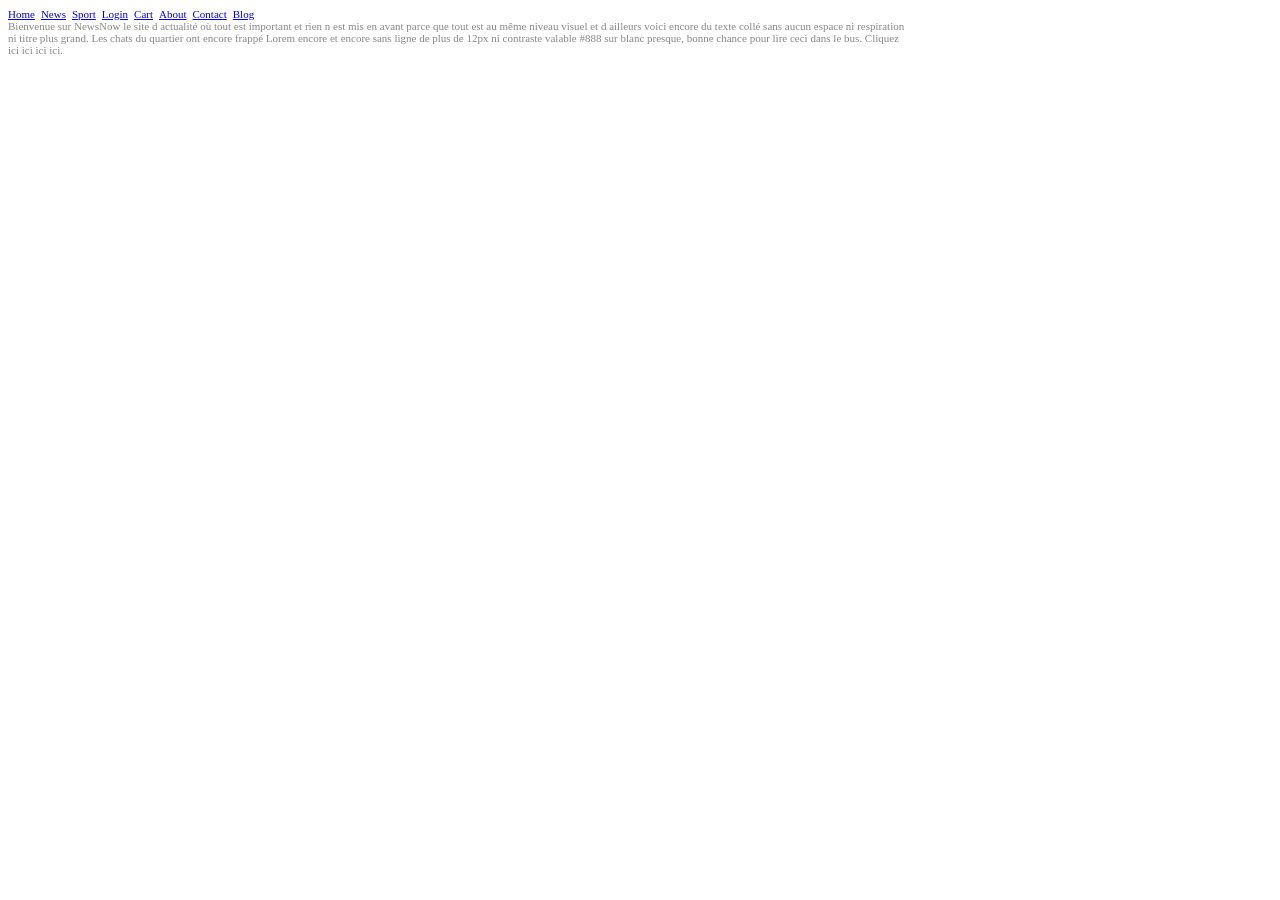
<file: e2-1/captures/01-mur-de-texte.html>
<!DOCTYPE html>
<html lang="fr" xmlns:mso="urn:schemas-microsoft-com:office:office" xmlns:msdt="uuid:C2F41010-65B3-11d1-A29F-00AA00C14882"><head><meta charset="utf-8"><title>NewsNow</title>
<style>body{font-family:Times;font-size:11px;color:#888;max-width:900px;margin:8px} h1,h2,h3,p,a{font-size:11px;font-weight:normal;display:inline} nav a{margin-right:6px}</style>
<!--[if gte mso 9]><xml>
<mso:CustomDocumentProperties>
<mso:xd_Signature msdt:dt="string"></mso:xd_Signature>
<mso:display_urn_x003a_schemas-microsoft-com_x003a_office_x003a_office_x0023_Editor msdt:dt="string">Marc D�nervaud</mso:display_urn_x003a_schemas-microsoft-com_x003a_office_x003a_office_x0023_Editor>
<mso:Order msdt:dt="string">10535000.0000000</mso:Order>
<mso:display_urn_x003a_schemas-microsoft-com_x003a_office_x003a_office_x0023_Author msdt:dt="string">Marc D�nervaud</mso:display_urn_x003a_schemas-microsoft-com_x003a_office_x003a_office_x0023_Author>
<mso:xd_ProgID msdt:dt="string"></mso:xd_ProgID>
<mso:_ExtendedDescription msdt:dt="string"></mso:_ExtendedDescription>
<mso:ComplianceAssetId msdt:dt="string"></mso:ComplianceAssetId>
<mso:TemplateUrl msdt:dt="string"></mso:TemplateUrl>
<mso:ContentTypeId msdt:dt="string">0x010100B084A62CD3C5F842BB23EB74256B6499</mso:ContentTypeId>
<mso:TriggerFlowInfo msdt:dt="string"></mso:TriggerFlowInfo>
<mso:_SourceUrl msdt:dt="string"></mso:_SourceUrl>
<mso:_SharedFileIndex msdt:dt="string"></mso:_SharedFileIndex>
</mso:CustomDocumentProperties>
</xml><![endif]-->
</head>
<body>
<nav><a href="#">Home</a><a href="#">News</a><a href="#">Sport</a><a href="#">Login</a><a href="#">Cart</a><a href="#">About</a><a href="#">Contact</a><a href="#">Blog</a></nav>
<h1>Bienvenue sur NewsNow le site d actualité où tout est important et rien n est mis en avant parce que tout est au même niveau visuel et d ailleurs voici encore du texte collé sans aucun espace ni respiration ni titre plus grand.</h1>
<h2>Les chats du quartier ont encore frappé</h2>
<p>Lorem encore et encore sans ligne de plus de 12px ni contraste valable #888 sur blanc presque, bonne chance pour lire ceci dans le bus. Cliquez ici ici ici ici.</p>
</body></html>
</file>
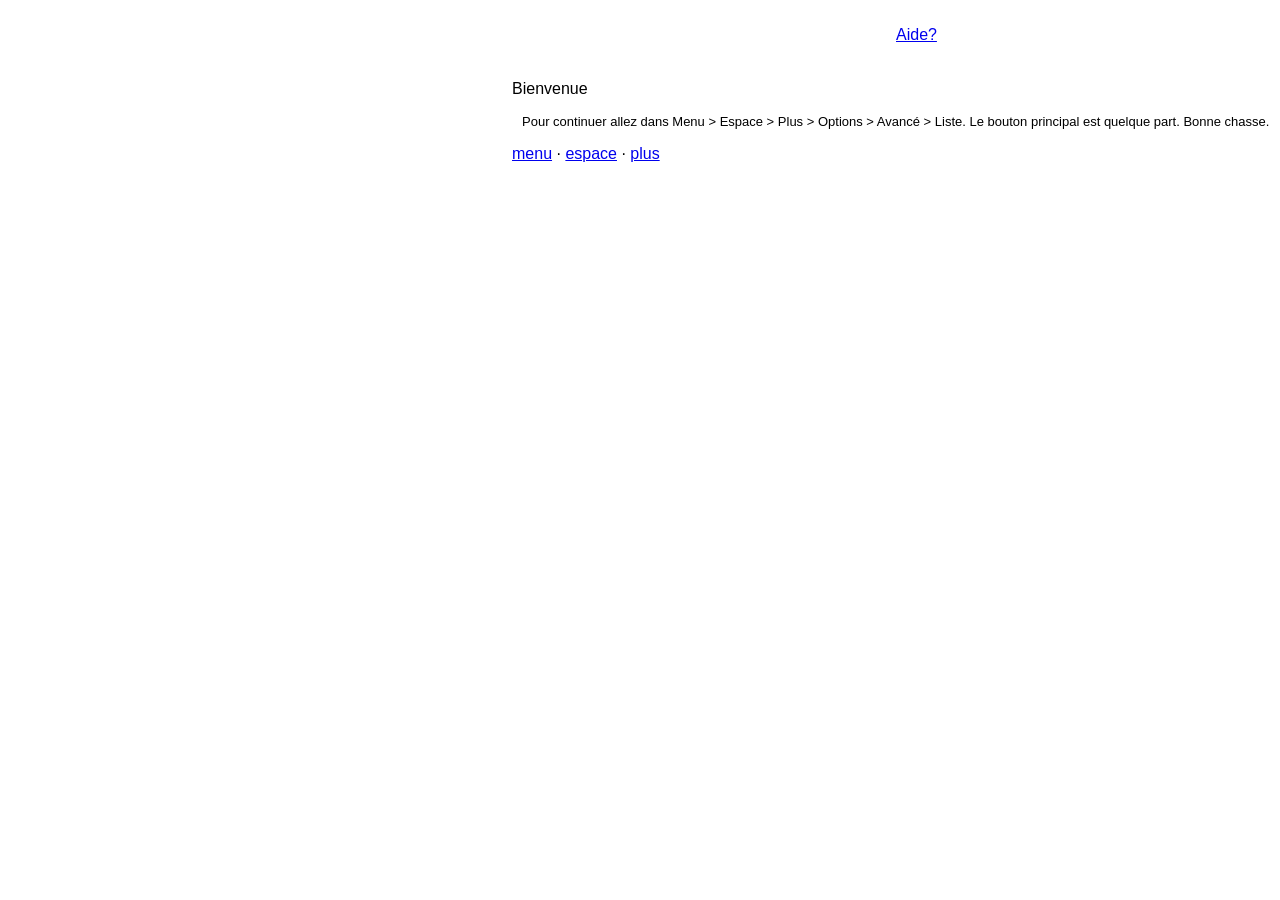
<file: e2-1/captures/02-labyrinthe.html>
<!DOCTYPE html>
<html lang="fr" xmlns:mso="urn:schemas-microsoft-com:office:office" xmlns:msdt="uuid:C2F41010-65B3-11d1-A29F-00AA00C14882"><head><meta charset="utf-8"><title>Portail</title>
<style>body{font-family:Arial;margin:0} .a{position:absolute;left:70%;top:10px} .b{margin:80px 0 0 40%} .c{margin-left:10px;font-size:13px}</style>
<!--[if gte mso 9]><xml>
<mso:CustomDocumentProperties>
<mso:xd_Signature msdt:dt="string"></mso:xd_Signature>
<mso:display_urn_x003a_schemas-microsoft-com_x003a_office_x003a_office_x0023_Editor msdt:dt="string">Marc D�nervaud</mso:display_urn_x003a_schemas-microsoft-com_x003a_office_x003a_office_x0023_Editor>
<mso:Order msdt:dt="string">10534800.0000000</mso:Order>
<mso:display_urn_x003a_schemas-microsoft-com_x003a_office_x003a_office_x0023_Author msdt:dt="string">Marc D�nervaud</mso:display_urn_x003a_schemas-microsoft-com_x003a_office_x003a_office_x0023_Author>
<mso:xd_ProgID msdt:dt="string"></mso:xd_ProgID>
<mso:_ExtendedDescription msdt:dt="string"></mso:_ExtendedDescription>
<mso:ComplianceAssetId msdt:dt="string"></mso:ComplianceAssetId>
<mso:TemplateUrl msdt:dt="string"></mso:TemplateUrl>
<mso:ContentTypeId msdt:dt="string">0x010100B084A62CD3C5F842BB23EB74256B6499</mso:ContentTypeId>
<mso:TriggerFlowInfo msdt:dt="string"></mso:TriggerFlowInfo>
<mso:_SourceUrl msdt:dt="string"></mso:_SourceUrl>
<mso:_SharedFileIndex msdt:dt="string"></mso:_SharedFileIndex>
</mso:CustomDocumentProperties>
</xml><![endif]-->
</head>
<body>
<p class="a"><a href="#">Aide?</a></p>
<div class="b"><p>Bienvenue</p><p class="c">Pour continuer allez dans Menu &gt; Espace &gt; Plus &gt; Options &gt; Avancé &gt; Liste. Le bouton principal est quelque part. Bonne chasse.</p>
<p><a href="#">menu</a> · <a href="#">espace</a> · <a href="#">plus</a></p></div>
</body></html>
</file>
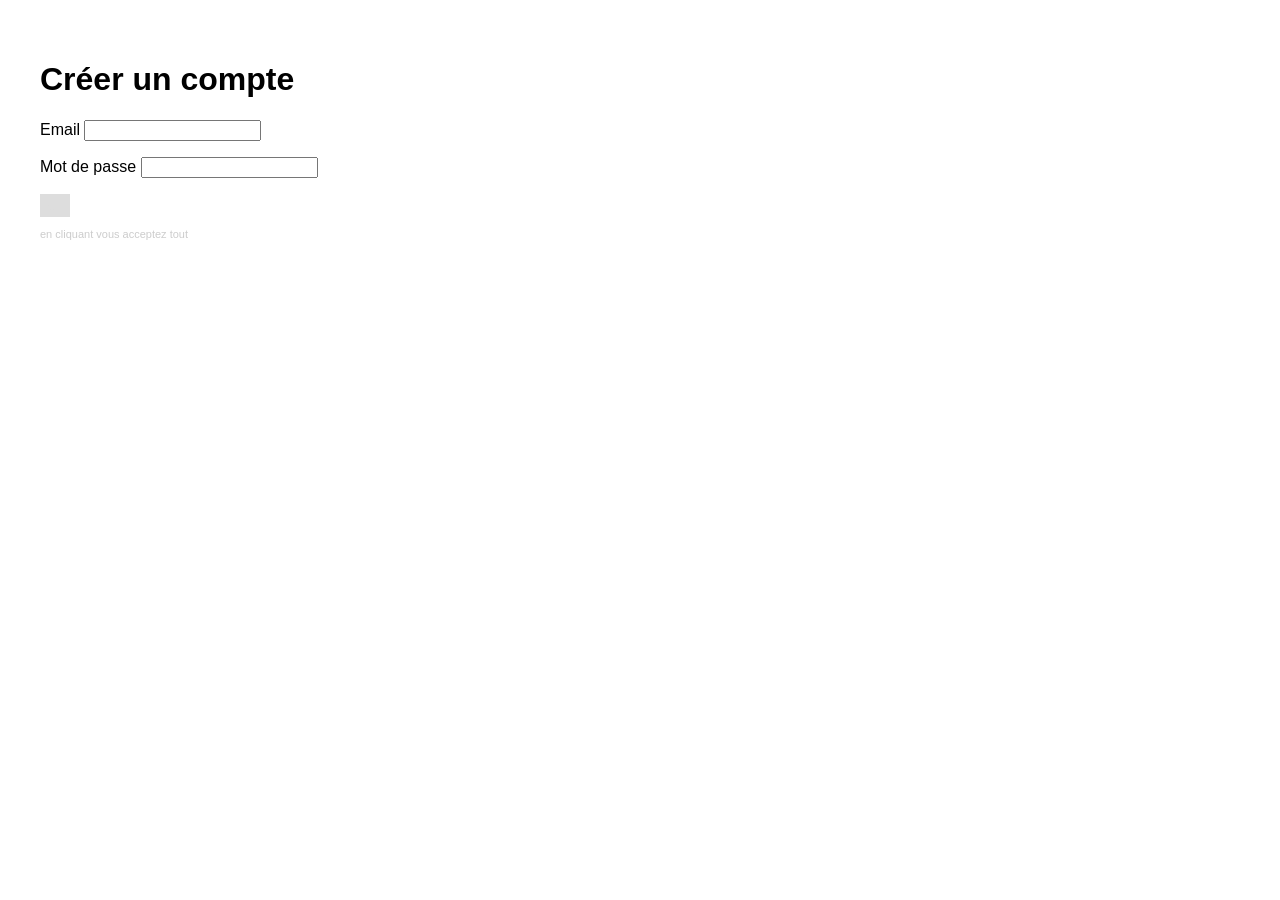
<file: e2-1/captures/03-silence.html>
<!DOCTYPE html>
<html lang="fr" xmlns:mso="urn:schemas-microsoft-com:office:office" xmlns:msdt="uuid:C2F41010-65B3-11d1-A29F-00AA00C14882"><head><meta charset="utf-8"><title>Compte</title>
<style>body{font-family:Arial;padding:2rem} button{background:#ddd;color:#ddd;border:0;padding:4px 8px}</style>
<!--[if gte mso 9]><xml>
<mso:CustomDocumentProperties>
<mso:xd_Signature msdt:dt="string"></mso:xd_Signature>
<mso:display_urn_x003a_schemas-microsoft-com_x003a_office_x003a_office_x0023_Editor msdt:dt="string">Marc D�nervaud</mso:display_urn_x003a_schemas-microsoft-com_x003a_office_x003a_office_x0023_Editor>
<mso:Order msdt:dt="string">10534900.0000000</mso:Order>
<mso:display_urn_x003a_schemas-microsoft-com_x003a_office_x003a_office_x0023_Author msdt:dt="string">Marc D�nervaud</mso:display_urn_x003a_schemas-microsoft-com_x003a_office_x003a_office_x0023_Author>
<mso:xd_ProgID msdt:dt="string"></mso:xd_ProgID>
<mso:_ExtendedDescription msdt:dt="string"></mso:_ExtendedDescription>
<mso:ComplianceAssetId msdt:dt="string"></mso:ComplianceAssetId>
<mso:TemplateUrl msdt:dt="string"></mso:TemplateUrl>
<mso:ContentTypeId msdt:dt="string">0x010100B084A62CD3C5F842BB23EB74256B6499</mso:ContentTypeId>
<mso:TriggerFlowInfo msdt:dt="string"></mso:TriggerFlowInfo>
<mso:_SourceUrl msdt:dt="string"></mso:_SourceUrl>
<mso:_SharedFileIndex msdt:dt="string"></mso:_SharedFileIndex>
</mso:CustomDocumentProperties>
</xml><![endif]-->
</head>
<body>
<h1>Créer un compte</h1>
<p>Email <input></p>
<p>Mot de passe <input type="password"></p>
<button type="button" id="x">ok</button>
<script>document.getElementById("x").onclick=function(){ /* rien. volontaire. */ }</script>
<p style="color:#ccc;font-size:11px">en cliquant vous acceptez tout</p>
</body></html>
</file>
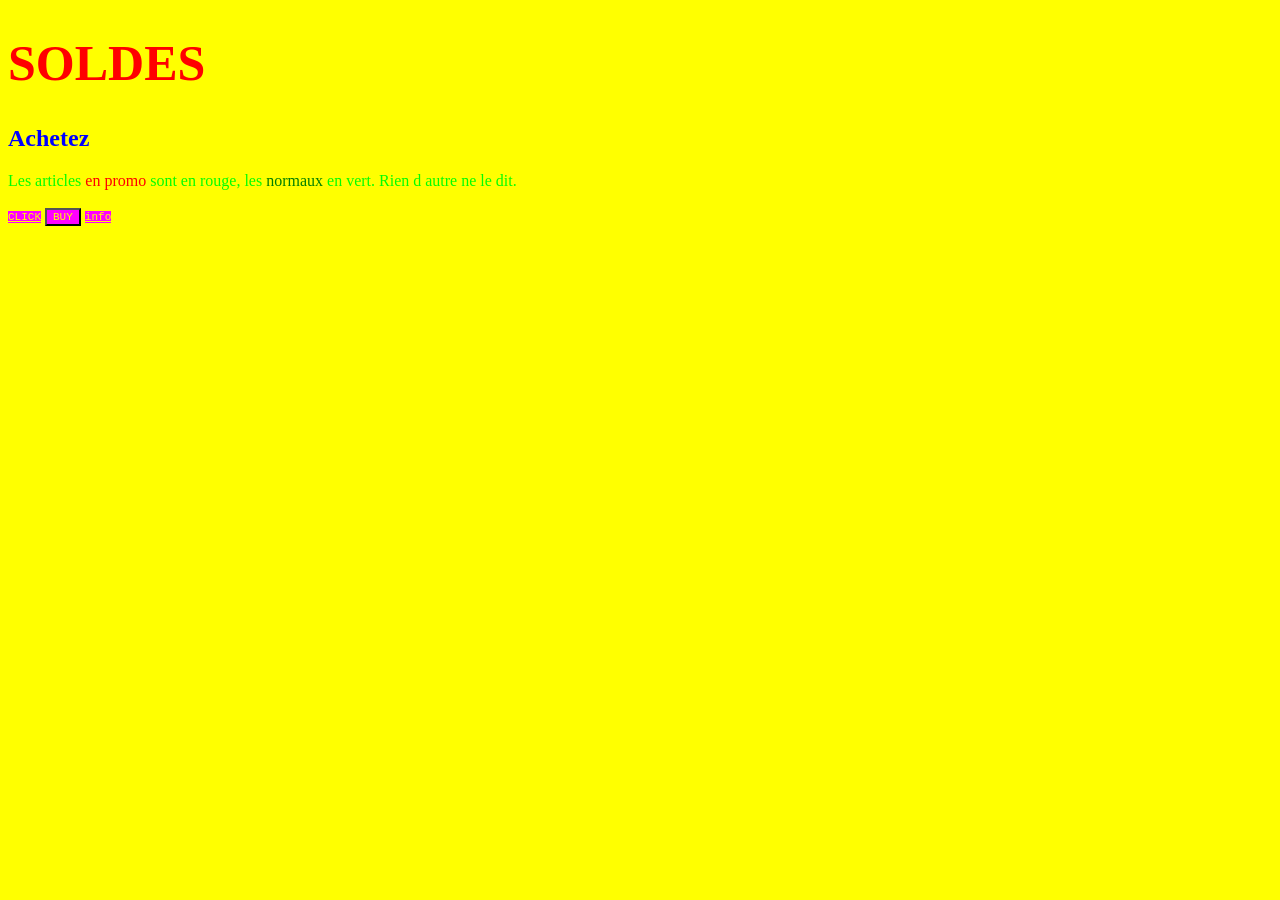
<file: e2-1/captures/04-carnaval.html>
<!DOCTYPE html>
<html lang="fr" xmlns:mso="urn:schemas-microsoft-com:office:office" xmlns:msdt="uuid:C2F41010-65B3-11d1-A29F-00AA00C14882"><head><meta charset="utf-8"><title>SHOP!!!</title>
<style>
body{font-family:Comic Sans MS, cursive;background:#ff0;color:#0f0}
h1{font-family:Impact;color:red;font-size:50px}
h2{font-family:Georgia;color:blue}
a,button{font-family:Courier;background:magenta;color:yellow;font-size:11px}
.prix{color:red} .old{color:green}
</style>
<!--[if gte mso 9]><xml>
<mso:CustomDocumentProperties>
<mso:xd_Signature msdt:dt="string"></mso:xd_Signature>
<mso:display_urn_x003a_schemas-microsoft-com_x003a_office_x003a_office_x0023_Editor msdt:dt="string">Marc D�nervaud</mso:display_urn_x003a_schemas-microsoft-com_x003a_office_x003a_office_x0023_Editor>
<mso:Order msdt:dt="string">10535100.0000000</mso:Order>
<mso:display_urn_x003a_schemas-microsoft-com_x003a_office_x003a_office_x0023_Author msdt:dt="string">Marc D�nervaud</mso:display_urn_x003a_schemas-microsoft-com_x003a_office_x003a_office_x0023_Author>
<mso:xd_ProgID msdt:dt="string"></mso:xd_ProgID>
<mso:_ExtendedDescription msdt:dt="string"></mso:_ExtendedDescription>
<mso:ComplianceAssetId msdt:dt="string"></mso:ComplianceAssetId>
<mso:TemplateUrl msdt:dt="string"></mso:TemplateUrl>
<mso:ContentTypeId msdt:dt="string">0x010100B084A62CD3C5F842BB23EB74256B6499</mso:ContentTypeId>
<mso:TriggerFlowInfo msdt:dt="string"></mso:TriggerFlowInfo>
<mso:_SourceUrl msdt:dt="string"></mso:_SourceUrl>
<mso:_SharedFileIndex msdt:dt="string"></mso:_SharedFileIndex>
</mso:CustomDocumentProperties>
</xml><![endif]-->
</head>
<body>
<h1>SOLDES</h1>
<h2>Achetez</h2>
<p>Les articles <span class="prix">en promo</span> sont en rouge, les <span class="old">normaux</span> en vert. Rien d autre ne le dit.</p>
<p><a href="#">CLICK</a> <button>BUY</button> <a href="#">info</a></p>
</body></html>
</file>
<file: e3-1/style.css>
:root {
  /* Palette */
  --color-bg: #f5ebd8;               /* crème (haut du fond) */
  --color-bg-bottom: #eadfc6;        /* crème un peu plus foncé (bas du fond) */
  --color-surface: #fef9ec;          /* champ de recherche et cartes */
  --color-text: #2e2018;
  --color-text-muted: #6b5640;
  --color-primary: #5b6a31;          /* vert olive */
  --color-primary-hover: #4a5728;
  --color-primary-shadow: #3b4720;
  --color-accent: #a5542f;           /* terracotta */
  --color-accent-hover: #8f4625;
  --color-accent-shadow: #78391c;
  --color-bronze: #8a5a14;             /* 3e étagère */
  --color-border: #8a6d4e;           /* contour du champ de recherche */
  --color-border-soft: #e3d6b8;      /* contour des cartes */
  --color-shadow-soft: #d9c9a5;      /* ombre sous les éléments */
  --color-chip: #e4d9bf;             /* bouton recherche avancée */
  --color-chip-text: #4f5e27;
  --color-on-accent: #ffffff;        /* texte sur fond olive / terracotta / bronze */
  --color-placeholder: #7a6650;

  /* Typographie */
  --font-sans: system-ui, -apple-system, "Segoe UI", Roboto, sans-serif;
  --font-serif: Georgia, "Iowan Old Style", "Palatino Linotype", "Times New Roman", serif;

  /* Échelle typographique modulaire : base 1rem, rapport 1,2 (tierce mineure) */
  --text-xs: 0.833rem;   /* pied de page */
  --text-base: 1rem;     /* texte courant, champs, boutons */
  --text-md: 1.2rem;     /* compteurs */
  --text-lg: 1.44rem;    /* « Mes étagères » */
  --text-xl: 1.728rem;   /* titres des cartes */
  --text-2xl: 2.074rem;  /* titre HappyPAL (mobile), icônes */
  --text-3xl: 2.488rem;
  --text-4xl: 2.986rem;  /* titre HappyPAL (bureau), icônes (bureau) */

  /* Espacements */
  --space-1: 4px;
  --space-2: 8px;
  --space-3: 16px;
  --space-4: 24px;
  --space-5: 32px;
  --gutter: 20px;

  /* Formes */
  --radius-card: 20px;
  --radius-inner: 16px;  /* liseré en pointillés, panneau de filtres */
  --radius-pill: 999px;
}

/* ---------- Base ---------- */
*,
*::before,
*::after {
  box-sizing: border-box;
}

body {
  margin: 0;
  min-height: 100vh;
  min-height: 100dvh;
  display: flex;
  flex-direction: column;
  font-family: var(--font-sans);
  line-height: 1.5;
  color: var(--color-text);
  background-color: var(--color-bg);
  background-image: linear-gradient(180deg, var(--color-bg), var(--color-bg-bottom));
}

/* Texte lisible uniquement par les lecteurs d'écran */
.sr-only {
  position: absolute;
  width: 1px;
  height: 1px;
  margin: -1px;
  padding: 0;
  overflow: hidden;
  clip-path: inset(50%);
  white-space: nowrap;
  border: 0;
}

/* ---------- En-tête ---------- */
header {
  display: grid;
  grid-template-columns: minmax(0, 1fr) auto;
  align-items: start;
  gap: var(--space-3);
  width: 100%;
  margin-inline: auto;
  padding: var(--space-4) var(--gutter) 0;
}

h1 {
  margin: 0;
  font-family: var(--font-serif);
  font-size: clamp(1.5rem, 6.8vw, var(--text-2xl));
  line-height: 1.1;
  white-space: nowrap;
  font-weight: 700;
  color: var(--color-text);
}

.pal {
  color: var(--color-accent);
}

.pousse {
  display: inline-block;
  width: 0.85em;
  height: auto;
  margin-left: 0.15em;
  vertical-align: top;
  stroke: var(--color-primary);
  stroke-width: 2.4;
  stroke-linecap: round;
  stroke-linejoin: round;
}

.slogan {
  margin: var(--space-2) 0 0;
  font-size: var(--text-base);
  color: var(--color-text-muted);
}

/* ---------- Boutons ---------- */
.btn-primaire {
  min-height: 50px;
  padding: 0 16px;
  font: 700 var(--text-base)/1 var(--font-sans);
  white-space: nowrap;
  color: var(--color-on-accent);
  background-color: var(--color-primary);
  border: 0;
  border-radius: var(--radius-pill);
  box-shadow: 0 4px 0 var(--color-primary-shadow);
  cursor: pointer;
  transition: background-color 0.15s ease, transform 0.15s ease, box-shadow 0.15s ease;
}

.btn-primaire:hover {
  background-color: var(--color-primary-hover);
}

.btn-primaire:active {
  transform: translateY(3px);
  box-shadow: 0 1px 0 var(--color-primary-shadow);
}

.btn-loupe {
  flex: none;
  display: flex;
  align-items: center;
  justify-content: center;
  width: 52px;
  height: 52px;
  padding: 0;
  color: var(--color-on-accent);
  background-color: var(--color-accent);
  border: 0;
  border-radius: 50%;
  box-shadow: 0 4px 0 var(--color-accent-shadow);
  cursor: pointer;
  transition: background-color 0.15s ease, transform 0.15s ease, box-shadow 0.15s ease;
}

.btn-loupe svg {
  stroke: currentColor;
  stroke-width: 3;
  stroke-linecap: round;
}

.btn-loupe:hover {
  background-color: var(--color-accent-hover);
}

.btn-loupe:active {
  transform: translateY(3px);
  box-shadow: 0 1px 0 var(--color-accent-shadow);
}

/* ---------- Recherche ---------- */
.recherche {
  grid-column: 1 / -1;
  display: flex;
  flex-direction: column;
  align-items: stretch;
  gap: var(--space-3);
  width: 100%;
  margin-inline: auto;
}

.recherche-form {
  display: flex;
  align-items: center;
  gap: 12px;
}

.champ-recherche {
  flex: 1;
  min-width: 0;
  height: 52px;
  padding: 0 var(--space-4);
  font: var(--text-base) var(--font-sans);
  color: var(--color-text);
  background-color: var(--color-surface);
  border: 2px solid var(--color-border);
  border-radius: var(--radius-pill);
  box-shadow: 0 3px 0 var(--color-shadow-soft);
  appearance: none;
}

.champ-recherche::placeholder {
  color: var(--color-placeholder);
}

/* Recherche avancée (<details>) */
.recherche-avancee summary {
  display: inline-flex;
  align-items: center;
  gap: 10px;
  min-height: 48px;
  padding: 0 18px;
  font-weight: 700;
  font-size: var(--text-base);
  color: var(--color-chip-text);
  background-color: var(--color-chip);
  border-radius: var(--radius-pill);
  cursor: pointer;
  list-style: none;
}

.recherche-avancee summary::-webkit-details-marker {
  display: none;
}

.recherche-avancee summary::after {
  content: "";
  border-inline: 5px solid transparent;
  border-top: 6px solid currentColor;
  transition: transform 0.2s ease;
}

.recherche-avancee[open] summary::after {
  transform: rotate(180deg);
}

.filtres {
  margin-top: var(--space-3);
  padding: var(--space-3);
  color: var(--color-text-muted);
  background-color: var(--color-surface);
  border: 2px dashed var(--color-border-soft);
  border-radius: var(--radius-inner);
}

.filtres p {
  margin: 0;
}

/* Focus clavier visible */
.btn-primaire:focus-visible,
.btn-loupe:focus-visible,
.champ-recherche:focus-visible,
.recherche-avancee summary:focus-visible {
  outline: 3px solid var(--color-text);
  outline-offset: 3px;
}

/* ---------- Contenu principal et grille de cartes ---------- */
main {
  flex: 1;
  width: 100%;
  max-width: 68rem;
  margin-inline: auto;
  padding: var(--space-4) var(--gutter) var(--space-5);
}

.titre-etageres {
  margin: 0 0 var(--space-4);
  font-family: var(--font-serif);
  font-size: var(--text-lg);
  font-style: italic;
  font-weight: 400;
  text-align: center;
  color: var(--color-text-muted);
}

.cartes-grille {
  display: grid;
  grid-template-columns: minmax(0, 15rem); /* 1 colonne centrée sur mobile */
  justify-content: center;
  gap: var(--space-4);
}

/* Carte = étagère cliquable */
.carte {
  --accent: var(--color-accent);
  display: flex;
  flex-direction: column;
  overflow: hidden;
  background-color: var(--color-surface);
  border: 2px solid var(--color-border-soft);
  border-radius: var(--radius-card);
  box-shadow: 0 6px 0 var(--color-shadow-soft);
  transition: transform 0.15s ease, box-shadow 0.15s ease;
}

.carte--pal {
  --accent: var(--color-primary);
}

.carte--wishlist {
  --accent: var(--color-bronze);
}

/* Bandeau de couleur en haut de la carte */
.carte::before {
  content: "";
  display: block;
  height: 12px;
  background-color: var(--accent);
}

.carte:hover {
  transform: translateY(-3px);
  box-shadow: 0 9px 0 var(--color-shadow-soft);
}

.carte:active {
  transform: translateY(3px);
  box-shadow: 0 3px 0 var(--color-shadow-soft);
}

.carte:has(.carte-lien:focus-visible) {
  outline: 3px solid var(--color-text);
  outline-offset: 4px;
}

/* Le lien remplit toute la carte, avec un liseré « couture » en pointillés */
.carte-lien {
  flex: 1;
  display: flex;
  flex-direction: column;
  align-items: center;
  justify-content: center;
  gap: var(--space-1);
  margin: 4px var(--space-2) var(--space-2);
  padding: var(--space-3) var(--space-2) 14px;
  text-align: center;
  text-decoration: none;
  color: inherit;
  border: 2px dashed color-mix(in srgb, var(--accent) 35%, transparent);
  border-radius: var(--radius-inner);
}

.carte-lien:focus-visible {
  outline: none;
}

.carte-icone {
  font-size: var(--text-2xl);
  line-height: 1.1;
}

.carte h3 {
  margin: 0;
  font-family: var(--font-serif);
  font-size: var(--text-xl);
  line-height: 1.15;
  font-weight: 700;
  color: var(--color-text);
}

.etat {
  margin: 0;
  font-size: var(--text-base);
  color: var(--color-text-muted);
}

.compteur {
  min-width: 50px;
  margin-top: var(--space-2);
  padding: 8px 22px;
  font-family: var(--font-serif);
  font-size: var(--text-md);
  line-height: 1;
  font-weight: 700;
  color: var(--color-on-accent);
  background-color: var(--accent);
  border-radius: var(--radius-pill);
}

/* ---------- Pied de page ---------- */
footer {
  padding: var(--space-4) var(--gutter);
  text-align: center;
  font-size: var(--text-xs);
  color: var(--color-text-muted);
}

footer p {
  margin: 0;
}

/* ---------- Bureau : dès 768 px ---------- */
@media (min-width: 768px) {
  :root {
    --gutter: 40px;
  }

  header {
    max-width: 68rem;
    row-gap: var(--space-4);
    padding-top: var(--space-5);
  }

  h1 {
    font-size: var(--text-4xl);
  }

  .recherche {
    max-width: 46rem;
  }

  main {
    padding-top: var(--space-5);
  }

  .titre-etageres {
    margin-bottom: var(--space-5);
    font-size: var(--text-xl);
  }

  .cartes-grille {
    grid-template-columns: repeat(3, 1fr);
    gap: var(--space-5);
  }

  .carte-lien {
    min-height: 15rem;
    padding: var(--space-5) var(--space-3);
  }

  .carte-icone {
    font-size: var(--text-4xl);
  }

  .carte h3 {
    font-size: var(--text-2xl);
  }
}

/* ---------- Respect de la sensibilité au mouvement ---------- */
@media (prefers-reduced-motion: reduce) {
  *,
  *::before,
  *::after {
    transition-duration: 0.01ms !important;
  }

  .carte:hover,
  .carte:active,
  .btn-primaire:active,
  .btn-loupe:active {
    transform: none;
  }
}
</file>
<file: s11/s11-1/style.css>
/* Phare : styles fournis. Vous n'avez pas besoin de les modifier. */

:root {
  --fond: #f6f4ef;
  --carte: #ffffff;
  --texte: #1f2328;
  --discret: #57606a;
  --accent: #1d4ed8;
  --ouvert: #116329;
  --ferme: #8a4600;
  --erreur: #b42318;
}

* {
  box-sizing: border-box;
}

body {
  margin: 0;
  font-family: system-ui, -apple-system, "Segoe UI", sans-serif;
  font-size: 1rem;
  line-height: 1.5;
  background: var(--fond);
  color: var(--texte);
}

header,
main {
  max-width: 64rem;
  margin: 0 auto;
  padding: 1rem;
}

header h1 {
  margin: 0;
}

header p {
  margin: 0.25rem 0 0;
  color: var(--discret);
}

/* Champs, boutons et formulaire */

label {
  display: block;
  font-weight: 600;
  margin-top: 0.75rem;
}

input {
  width: 100%;
  max-width: 28rem;
  min-height: 44px;
  padding: 0.5rem 0.75rem;
  font: inherit;
  border: 2px solid var(--discret);
  border-radius: 0.5rem;
  background: #fff;
}

button {
  min-height: 44px;
  min-width: 44px;
  margin-top: 0.75rem;
  padding: 0.5rem 1rem;
  font: inherit;
  font-weight: 600;
  border: 2px solid var(--accent);
  border-radius: 0.5rem;
  background: #fff;
  color: var(--accent);
  cursor: pointer;
}

button[type="submit"],
button[aria-pressed="true"] {
  background: var(--accent);
  color: #fff;
}

input:focus-visible,
button:focus-visible {
  outline: 3px solid var(--accent);
  outline-offset: 2px;
}

form {
  margin: 1rem 0;
  padding: 1rem;
  background: var(--carte);
  border-radius: 0.75rem;
}

form h2 {
  margin-top: 0;
}

#erreurs {
  color: var(--erreur);
  font-weight: 600;
  min-height: 1.5em;
}

#aucun-resultat {
  font-weight: 600;
}

/* Les cartes */

#liste-cartes {
  display: grid;
  grid-template-columns: repeat(auto-fill, minmax(16rem, 1fr));
  gap: 1rem;
  margin-top: 1rem;
}

.carte {
  background: var(--carte);
  border-radius: 0.75rem;
  padding: 1rem;
  box-shadow: 0 1px 3px rgb(0 0 0 / 0.12);
}

.carte h2 {
  margin: 0 0 0.25rem;
  font-size: 1.15rem;
}

.carte p {
  margin: 0.25rem 0;
}

.quartier {
  color: var(--discret);
}

.etat {
  font-weight: 700;
}

.etat.ouvert {
  color: var(--ouvert);
}

.etat.ferme {
  color: var(--ferme);
}

/* Le message d'état : chargement, erreur, liste vide */

#etat {
  font-weight: 600;
  min-height: 1.5em;
}
</file>
